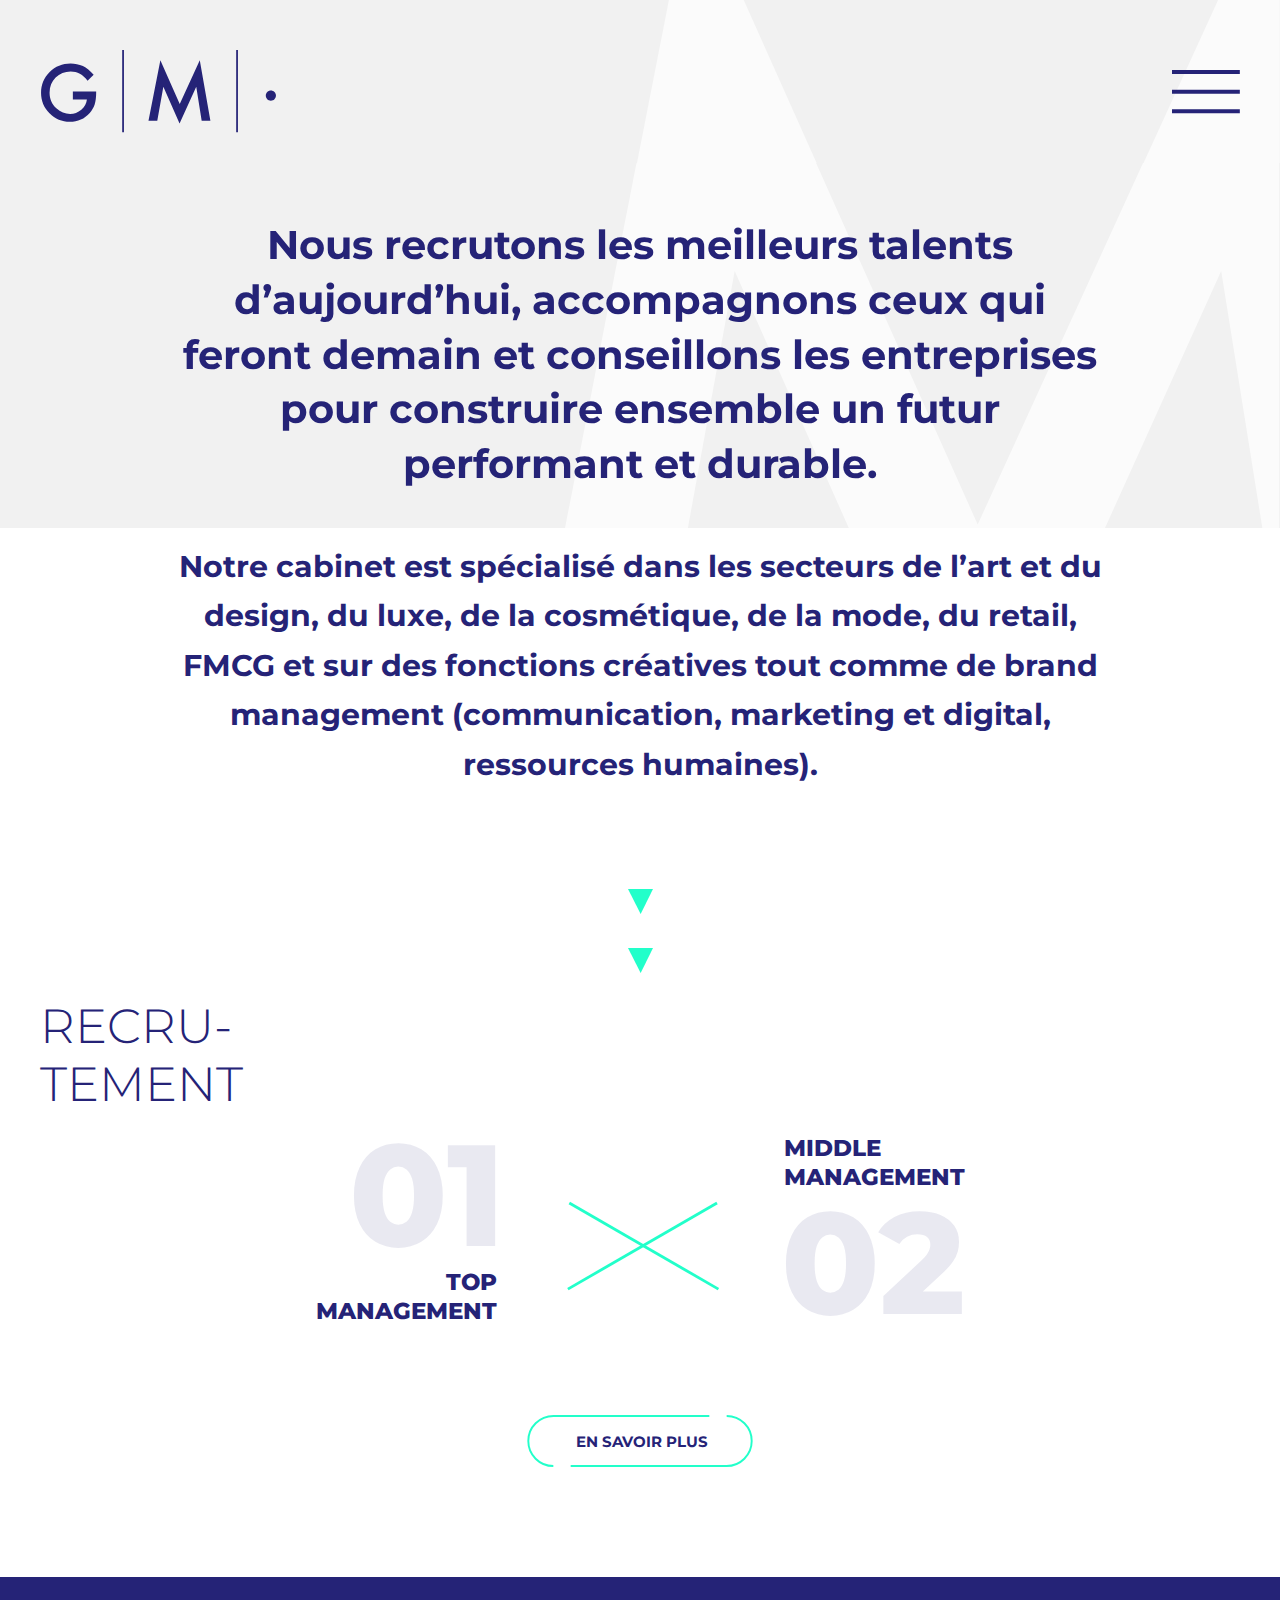
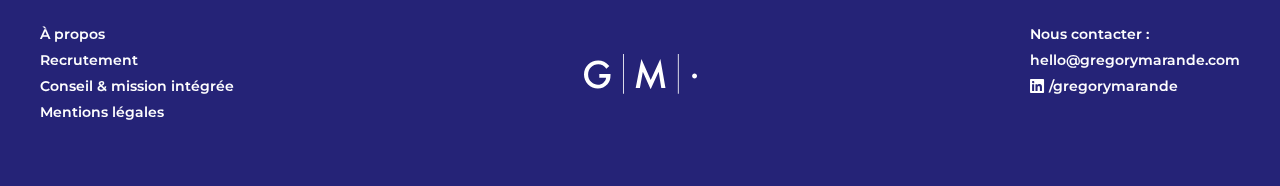
<file: index.html>
<!doctype html>
<html lang="fr">
  <head>
    <title>GM Executive search</title>    

    <meta http-equiv="content-type" content="text/html; charset=utf-8">
    <meta name="viewport" content="width=device-width, initial-scale=1">
    <meta http-equiv="X-UA-Compatible" content="IE=edge,chrome=1">

    <link rel="icon" href="./img/favicon.png" type="image/png"/>
    <link rel="apple-touch-icon" href="./img/apple-touch-icon.png"/>

    <link rel="preconnect" href="https://fonts.googleapis.com">
    <link rel="preconnect" href="https://fonts.gstatic.com" crossorigin>
    <link href="https://fonts.googleapis.com/css2?family=Montserrat:wght@300;500;600;700;800&display=swap" rel="stylesheet"> 

    <link href="./style/shared.css" rel="stylesheet" media="screen">
    <link href="./style/home.css" rel="stylesheet" media="screen">
  </head>
  <body>

    <header-bar lg="fr" page="home"></header-bar>
    
    <main>
      <div id="m-bg">
        <svg width="357" height="264" viewBox="0 0 715 528" fill="none" xmlns="http://www.w3.org/2000/svg">
          <path d="M697.337 528L656.184 271L539.99 528H283.785L169.684 271L122.884 528H0L103.436 0H178.224L412.685 524.5L652.608 0H714.184V528H697.337Z" fill="#FBFBFB"/>
        </svg>    
      </div>

      <div id="claim" class="white-bg-start">
        <h1>
          Nous recrutons les meilleurs talents d’aujourd’hui, accompagnons ceux qui feront demain et conseillons les entreprises pour construire ensemble un futur performant et durable.
        </h1>
        <p>Notre cabinet est spécialisé dans les secteurs de l’art et du design, du luxe, de la cosmétique, de la mode, du retail, FMCG et sur des fonctions créatives tout comme de brand management (communication, marketing et digital, ressources humaines).</p>
      </div>

      <div class="separator home-separator">
        <svg width="20" height="68" viewBox="0 0 25 84" fill="none" xmlns="http://www.w3.org/2000/svg">
          <path d="M25 0L12.6565 25L0 0H25Z" fill="#22FFCA"/>
          <path d="M25 59L12.6565 84L0 59H25Z" fill="#22FFCA"/>
          </svg>          
      </div>

      <div id="offer-home" class="offer">
        <!-- <div id="stamp-home" class="stamp">
          <img src="./img/stamp_home_fr.svg"/>
        </div> -->

        <h2>Recru-</br>tement</h2>

        <div class="offer-details">
          <div class="mngt mngt-top">
            <div class="number">01</div>
            <div class="label">Top</br>management</div>
          </div>
          <div class="cross">
            <svg width="156" height="90" viewBox="0 0 161 95" fill="none" xmlns="http://www.w3.org/2000/svg">
              <line x1="2.70312" y1="2.1254" x2="160.121" y2="93.0107" stroke="#22FFCA" stroke-width="3"/>
              <line x1="1.20312" y1="93.0108" x2="158.621" y2="2.12546" stroke="#22FFCA" stroke-width="3"/>
            </svg>
          </div>
          <div class="mngt mngt-middle">
            <div class="label">Middle</br>management</div>
            <div class="number">02</div>
          </div>
        </div>

        <div class="btn">
          <a href="./recrutement.html" aria-label="Plus sur le recrutement">
            <svg width="234" height="54" viewBox="0 0 234 54" fill="none" xmlns="http://www.w3.org/2000/svg">
              <path d="M27 53C12.5698 53 1 41.3593 1 26.9999C1 12.6406 12.698 1 27.1282 1H189M207 1C221.43 1 233 12.6407 233 27.0001C233 41.3594 221.302 53 206.872 53H45" stroke="#22FFCA" stroke-width="2"/>
              <rect class= "btn-bg" x="2" y="2" width="230" height="50" rx="25" fill="none"/>
              <path class= "btn-gap" d="M27 53H45" stroke="none" stroke-width="2"/>
              <path class= "btn-gap" d="M189 1L207 1" stroke="none" stroke-width="2"/>
              <text x="119" y="33" font-size="1em" fill="#252377">En savoir plus</text>
            </svg>
                
            <!-- <svg width="235" height="55" viewBox="0 0 235 55" fill="none" xmlns="http://www.w3.org/2000/svg">
              <path d="M27.1308 53.2616C12.6992 53.2616 1 41.5624 1 27.1308C1 12.6992 12.6992 1 27.1308 1" stroke="#22FFCA" stroke-width="2"/>
              <path d="M45 53H189" stroke="#22FFCA" stroke-width="2"/>
              <path d="M45 1H189" stroke="#22FFCA" stroke-width="2"/>
              <path d="M207 1.00013C221.432 1.00013 233.131 12.6993 233.131 27.1309C233.131 41.5626 221.432 53.2617 207 53.2617" stroke="#22FFCA" stroke-width="2"/>
              <path class="on" d="M27 53L45 53" stroke="transparent" stroke-width="2"/>
              <path class="off" d="M27 1L45 1" stroke="#22FFCA" stroke-width="2"/>
              <path class="on" d="M189 1L207 1" stroke="transparent" stroke-width="2"/>
              <path class="off" d="M189 53L207 53" stroke="#22FFCA" stroke-width="2"/>
              <text x="119" y="33" font-size="1em" fill="#252377">En savoir plus</text>
            </svg> -->
          </a>  
        </div>
      </div>
      
      <div class="g-container white-bg-end">
       
      </div>
    </main>

    <footer>
      <div class="footer-content">
        <div class="footer-left">
          <ul>
            <li><a href="./a-propos.html">&Agrave; propos</a></li>
            <li><a href="./recrutement.html">Recrutement</a></li>
            <li><a href="./conseil-et-mission-integree.html">Conseil & mission intégrée</a></li>
            <!-- <li><a href="./nos-clients.html">Nos clients</a></li> -->
            <li><a href="./mentions-legales.html">Mentions légales</a></li>
          </ul>
        </div>
        <div class="footer-middle">
          <svg width="113" height="40" viewBox="0 0 300 106" fill="none" xmlns="http://www.w3.org/2000/svg">
            <path d="M40.6156 63.183H58.5665C58.0822 68.2441 55.6931 72.596 51.4313 76.2387C47.1696 79.8492 42.359 81.6544 37.0319 81.6544C30.7361 81.6544 24.9247 79.2367 19.5329 74.4335C13.7861 69.2435 10.9126 62.6673 10.9126 54.6404C10.9126 46.8715 13.4955 40.4243 18.6612 35.2665C23.8269 30.0119 30.2195 27.4008 37.839 27.4008C46.3302 27.4008 53.5299 31.3336 59.4382 39.167L67.1868 31.7527C62.6668 26.5949 58.0822 22.8877 53.4331 20.5667C48.5579 18.278 43.2953 17.1174 37.6776 17.1174C27.1847 17.1174 18.3061 20.7601 11.0095 28.0455C3.6483 35.3309 0 44.1959 0 54.6082C0 64.8271 3.58373 73.5631 10.7835 80.8807C17.9509 88.1339 26.6035 91.7766 36.6767 91.7766C47.0082 91.7766 55.4994 88.005 62.1825 80.4939C65.1205 77.1413 67.2191 73.5309 68.4783 69.6948C69.7374 65.5363 70.3831 60.7653 70.3831 55.3496V52.9642H40.6156V63.183ZM177.12 69.0178L152.389 13.1202L137.215 90.4227H148.45L156.199 46.9682L176.894 93.7108L198.203 47.0004L205.144 90.3904H216.283L202.723 13.1202L177.12 69.0178ZM298.095 53.7056C296.836 52.4484 295.286 51.8036 293.511 51.8036C291.735 51.8036 290.217 52.4484 288.926 53.7056C287.667 54.995 287.021 56.4779 287.021 58.2187C287.021 60.0884 287.635 61.6357 288.894 62.8607C290.153 64.1179 291.67 64.7304 293.511 64.7304C295.319 64.7304 296.836 64.1179 298.095 62.8607C299.354 61.6035 300 60.0561 300 58.2509C300 56.5101 299.354 54.9628 298.095 53.7056ZM103.638 105.155H105.865V0H103.638V105.155ZM249.214 105.155H251.442V0H249.214V105.155Z" fill="#fff"/>
          </svg>
        </div>
        <div class="footer-right">
          <div>
            Nous contacter :</br>
            <a href="mailto:hello@gregorymarande.com" aria-label="Nous contacter par e-mail">hello@gregorymarande.com</a>
            <a href="https://fr.linkedin.com/in/gregorymarande" aria-label="Visiter notre page Linkedin" target="_blank">
              <svg width="21" height="20" viewBox="0 0 23 22" fill="none" xmlns="http://www.w3.org/2000/svg">
                <path d="M20.35 0H1.65C0.733333 0 0 0.733333 0 1.58889V20.4111C0 21.2667 0.733333 22 1.65 22H20.4111C21.3278 22 22.0611 21.2667 22.0611 20.4111V1.58889C22 0.733333 21.2667 0 20.35 0ZM6.53889 18.7611H3.23889V8.25H6.47778V18.7611H6.53889ZM4.88889 6.78333C3.85 6.78333 2.99444 5.92778 2.99444 4.88889C2.99444 3.85 3.85 3.05556 4.88889 3.05556C5.92778 3.05556 6.78333 3.91111 6.78333 4.95C6.78333 5.98889 5.92778 6.78333 4.88889 6.78333ZM18.7611 18.7611H15.5222V13.6278C15.5222 12.4056 15.5222 10.8167 13.8111 10.8167C12.1 10.8167 11.8556 12.1611 11.8556 13.5056V18.7H8.55556V8.25H11.6722V9.65556H11.7333C12.1611 8.8 13.2611 7.94444 14.85 7.94444C18.15 7.94444 18.7611 10.1444 18.7611 12.9556V18.7611Z" fill="white"/>
              </svg>
              /gregorymarande
            </a>
          </div>
        </div>
      </div>
    </footer>

    <script src="./script/script.js"></script>

  </body>
</html>
</file>
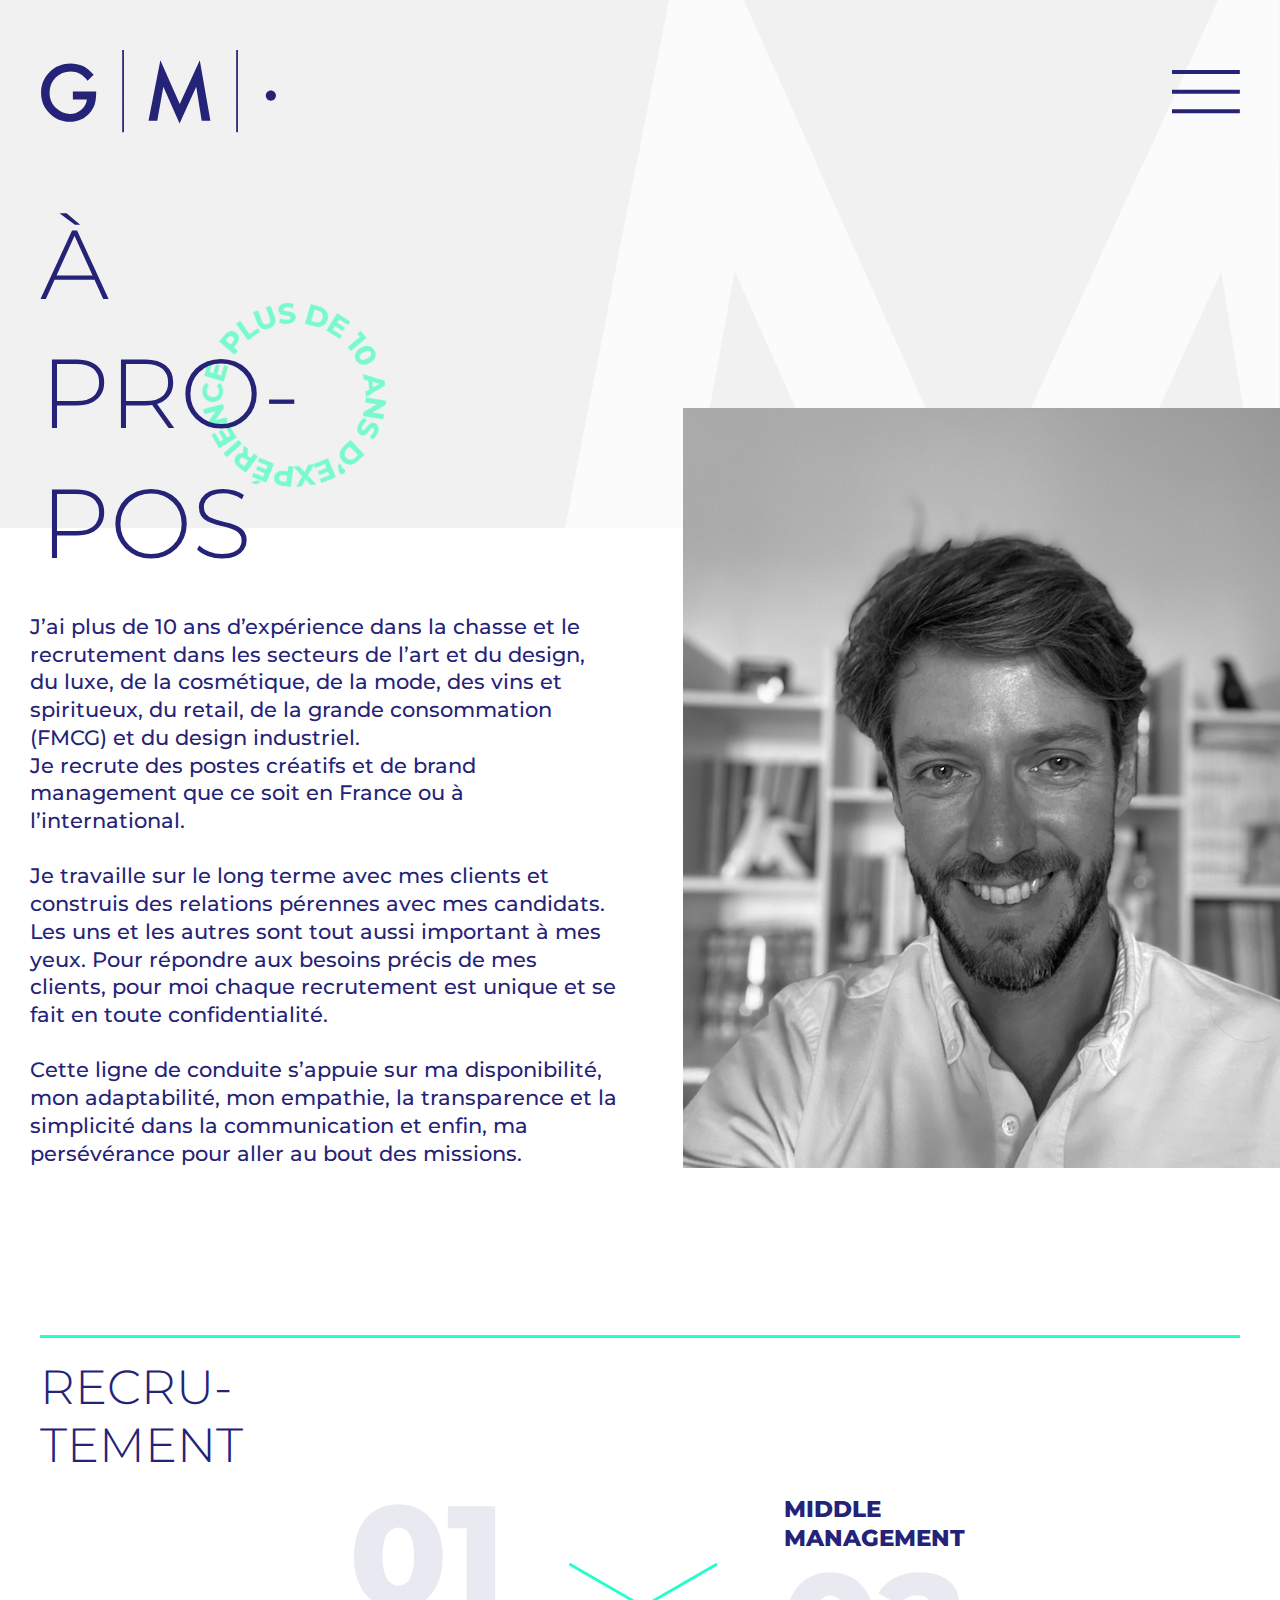
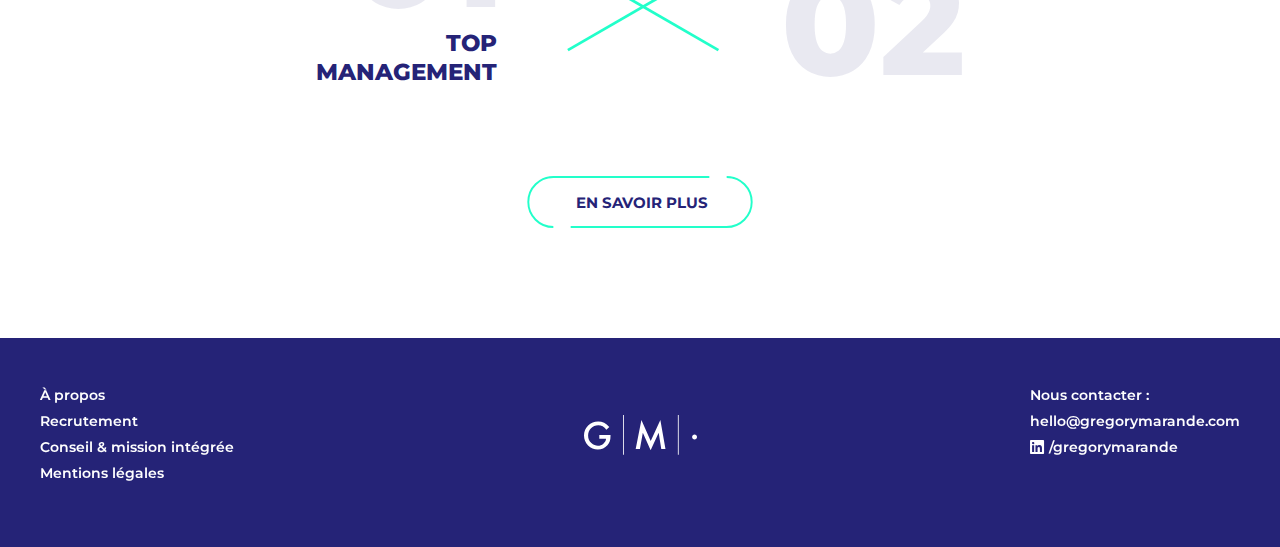
<file: a-propos.html>
<!doctype html>
<html lang="fr">
  <head>
    <title>&Agrave; propos - GM Executive search</title>    

    <meta http-equiv="content-type" content="text/html; charset=utf-8">
    <meta name="viewport" content="width=device-width, initial-scale=1">
    <meta http-equiv="X-UA-Compatible" content="IE=edge,chrome=1">

    <link rel="icon" href="./img/favicon.png" type="image/png"/>
    <link rel="apple-touch-icon" href="./img/apple-touch-icon.png"/>

    <link rel="preconnect" href="https://fonts.googleapis.com">
    <link rel="preconnect" href="https://fonts.gstatic.com" crossorigin>
    <link href="https://fonts.googleapis.com/css2?family=Montserrat:wght@300;500;600;700;800&display=swap" rel="stylesheet"> 

    <link href="./style/shared.css" rel="stylesheet" media="screen">
    <link href="./style/about.css" rel="stylesheet" media="screen">
  </head>
  <body>

    <header-bar lg="fr" page="about"></header-bar>
    
    <main>
      <div id="m-bg">
        <svg width="357" height="264" viewBox="0 0 715 528" fill="none" xmlns="http://www.w3.org/2000/svg">
          <path d="M697.337 528L656.184 271L539.99 528H283.785L169.684 271L122.884 528H0L103.436 0H178.224L412.685 524.5L652.608 0H714.184V528H697.337Z" fill="#FBFBFB"/>
        </svg>    
      </div>
      
      <h1 class="page-title">
        <p>&Agrave;</br>pro-</br>pos</p>
      </h1>

      <div id="stamp-about" class="stamp">
        <div>
          <img src="./img/stamp_about_fr.png" alt="Plus de 10 ans d'expérience"/>
        </div>
      </div>
      
      <div id="bio" class="white-bg-start">
        <div id="bio-content">
          <img src="./img/gm_pic.png" alt="Portrait de Grégory Marande"/>
          <p>J’ai plus de 10 ans d’expérience dans la chasse et le recrutement dans les secteurs de l’art et du design, du luxe, de la cosmétique, de la mode, des vins et spiritueux, du retail, de la grande consommation (FMCG) et du design industriel.</br>Je recrute des postes créatifs et de brand management que ce soit en France ou à l’international.</p>
          <p>Je travaille sur le long terme avec mes clients et construis des relations pérennes avec mes candidats. Les uns et les autres sont tout aussi important à mes yeux. Pour répondre aux besoins précis de mes clients, pour moi chaque recrutement est unique et se fait en toute confidentialité.</p>
          <p>Cette ligne de conduite s’appuie sur ma disponibilité, mon adaptabilité, mon empathie, la transparence et la simplicité dans la communication et enfin, ma persévérance pour aller au bout des missions.</p>
        </div>
      </div>

      <div class="separator">
        <span></span>
      </div>

      <div id="offer-about" class="offer">
        <h2>Recru-</br>tement</h2>
        
        <div class="offer-details">
          <div class="mngt mngt-top">
            <div class="number">01</div>
            <div class="label">Top</br>management</div>
          </div>
          <div class="cross">
            <svg width="156" height="90" viewBox="0 0 161 95" fill="none" xmlns="http://www.w3.org/2000/svg">
              <line x1="2.70312" y1="2.1254" x2="160.121" y2="93.0107" stroke="#22FFCA" stroke-width="3"/>
              <line x1="1.20312" y1="93.0108" x2="158.621" y2="2.12546" stroke="#22FFCA" stroke-width="3"/>
            </svg>
          </div>
          <div class="mngt mngt-middle">
            <div class="label">Middle</br>management</div>
            <div class="number">02</div>
          </div>
        </div>
        <div class="btn">
          <a href="./recrutement.html" aria-label="Plus sur le recrutement">
            <svg width="234" height="54" viewBox="0 0 234 54" fill="none" xmlns="http://www.w3.org/2000/svg">
              <path d="M27 53C12.5698 53 1 41.3593 1 26.9999C1 12.6406 12.698 1 27.1282 1H189M207 1C221.43 1 233 12.6407 233 27.0001C233 41.3594 221.302 53 206.872 53H45" stroke="#22FFCA" stroke-width="2"/>
              <rect class= "btn-bg" x="2" y="2" width="230" height="50" rx="25" fill="none"/>
              <path class= "btn-gap" d="M27 53H45" stroke="none" stroke-width="2"/>
              <path class= "btn-gap" d="M189 1L207 1" stroke="none" stroke-width="2"/>
              <text x="119" y="33" font-size="1em" fill="#252377">En savoir plus</text>
            </svg>
          </a>  
        </div>
      </div>

      <div class="g-container white-bg-end">
        
      </div>
    </main>

    <footer>
      <div class="footer-content">
        <div class="footer-left">
          <ul>
            <li><a href="./a-propos.html">&Agrave; propos</a></li>
            <li><a href="./recrutement.html">Recrutement</a></li>
            <li><a href="./conseil-et-mission-integree.html">Conseil & mission intégrée</a></li>
            <!-- <li><a href="./nos-clients.html">Nos clients</a></li> -->
            <li><a href="./mentions-legales.html">Mentions légales</a></li>
          </ul>
        </div>
        <div class="footer-middle">
          <svg width="113" height="40" viewBox="0 0 300 106" fill="none" xmlns="http://www.w3.org/2000/svg">
            <path d="M40.6156 63.183H58.5665C58.0822 68.2441 55.6931 72.596 51.4313 76.2387C47.1696 79.8492 42.359 81.6544 37.0319 81.6544C30.7361 81.6544 24.9247 79.2367 19.5329 74.4335C13.7861 69.2435 10.9126 62.6673 10.9126 54.6404C10.9126 46.8715 13.4955 40.4243 18.6612 35.2665C23.8269 30.0119 30.2195 27.4008 37.839 27.4008C46.3302 27.4008 53.5299 31.3336 59.4382 39.167L67.1868 31.7527C62.6668 26.5949 58.0822 22.8877 53.4331 20.5667C48.5579 18.278 43.2953 17.1174 37.6776 17.1174C27.1847 17.1174 18.3061 20.7601 11.0095 28.0455C3.6483 35.3309 0 44.1959 0 54.6082C0 64.8271 3.58373 73.5631 10.7835 80.8807C17.9509 88.1339 26.6035 91.7766 36.6767 91.7766C47.0082 91.7766 55.4994 88.005 62.1825 80.4939C65.1205 77.1413 67.2191 73.5309 68.4783 69.6948C69.7374 65.5363 70.3831 60.7653 70.3831 55.3496V52.9642H40.6156V63.183ZM177.12 69.0178L152.389 13.1202L137.215 90.4227H148.45L156.199 46.9682L176.894 93.7108L198.203 47.0004L205.144 90.3904H216.283L202.723 13.1202L177.12 69.0178ZM298.095 53.7056C296.836 52.4484 295.286 51.8036 293.511 51.8036C291.735 51.8036 290.217 52.4484 288.926 53.7056C287.667 54.995 287.021 56.4779 287.021 58.2187C287.021 60.0884 287.635 61.6357 288.894 62.8607C290.153 64.1179 291.67 64.7304 293.511 64.7304C295.319 64.7304 296.836 64.1179 298.095 62.8607C299.354 61.6035 300 60.0561 300 58.2509C300 56.5101 299.354 54.9628 298.095 53.7056ZM103.638 105.155H105.865V0H103.638V105.155ZM249.214 105.155H251.442V0H249.214V105.155Z" fill="#fff"/>
          </svg>
        </div>
        <div class="footer-right">
          <div>
            Nous contacter :</br>
            <a href="mailto:hello@gregorymarande.com" aria-label="Nous contacter par e-mail">hello@gregorymarande.com</a>
            <a href="https://fr.linkedin.com/in/gregorymarande" aria-label="Visiter notre page Linkedin" target="_blank">
              <svg width="21" height="20" viewBox="0 0 23 22" fill="none" xmlns="http://www.w3.org/2000/svg">
                <path d="M20.35 0H1.65C0.733333 0 0 0.733333 0 1.58889V20.4111C0 21.2667 0.733333 22 1.65 22H20.4111C21.3278 22 22.0611 21.2667 22.0611 20.4111V1.58889C22 0.733333 21.2667 0 20.35 0ZM6.53889 18.7611H3.23889V8.25H6.47778V18.7611H6.53889ZM4.88889 6.78333C3.85 6.78333 2.99444 5.92778 2.99444 4.88889C2.99444 3.85 3.85 3.05556 4.88889 3.05556C5.92778 3.05556 6.78333 3.91111 6.78333 4.95C6.78333 5.98889 5.92778 6.78333 4.88889 6.78333ZM18.7611 18.7611H15.5222V13.6278C15.5222 12.4056 15.5222 10.8167 13.8111 10.8167C12.1 10.8167 11.8556 12.1611 11.8556 13.5056V18.7H8.55556V8.25H11.6722V9.65556H11.7333C12.1611 8.8 13.2611 7.94444 14.85 7.94444C18.15 7.94444 18.7611 10.1444 18.7611 12.9556V18.7611Z" fill="white"/>
              </svg>
              /gregorymarande
            </a>
          </div>
        </div>
      </div>
    </footer>

    <script src="./script/script.js"></script>

  </body>
</html>
</file>
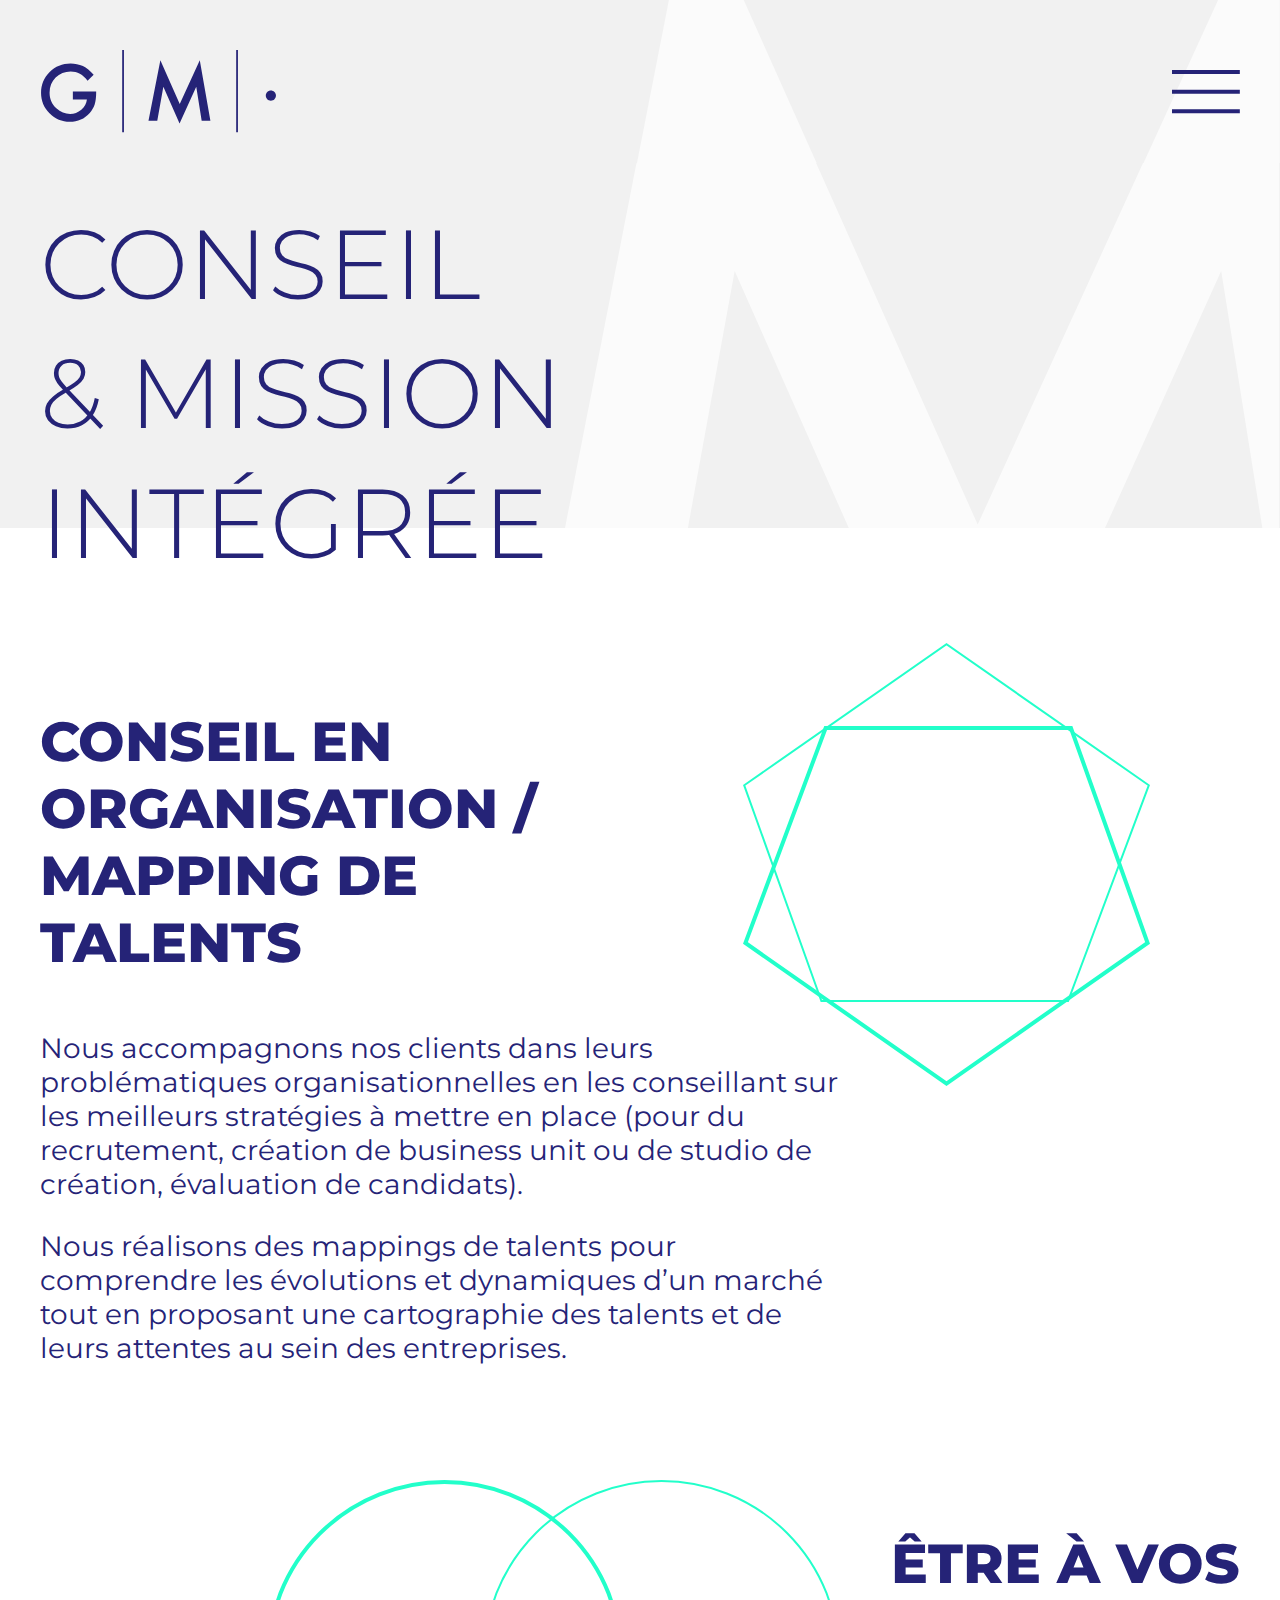
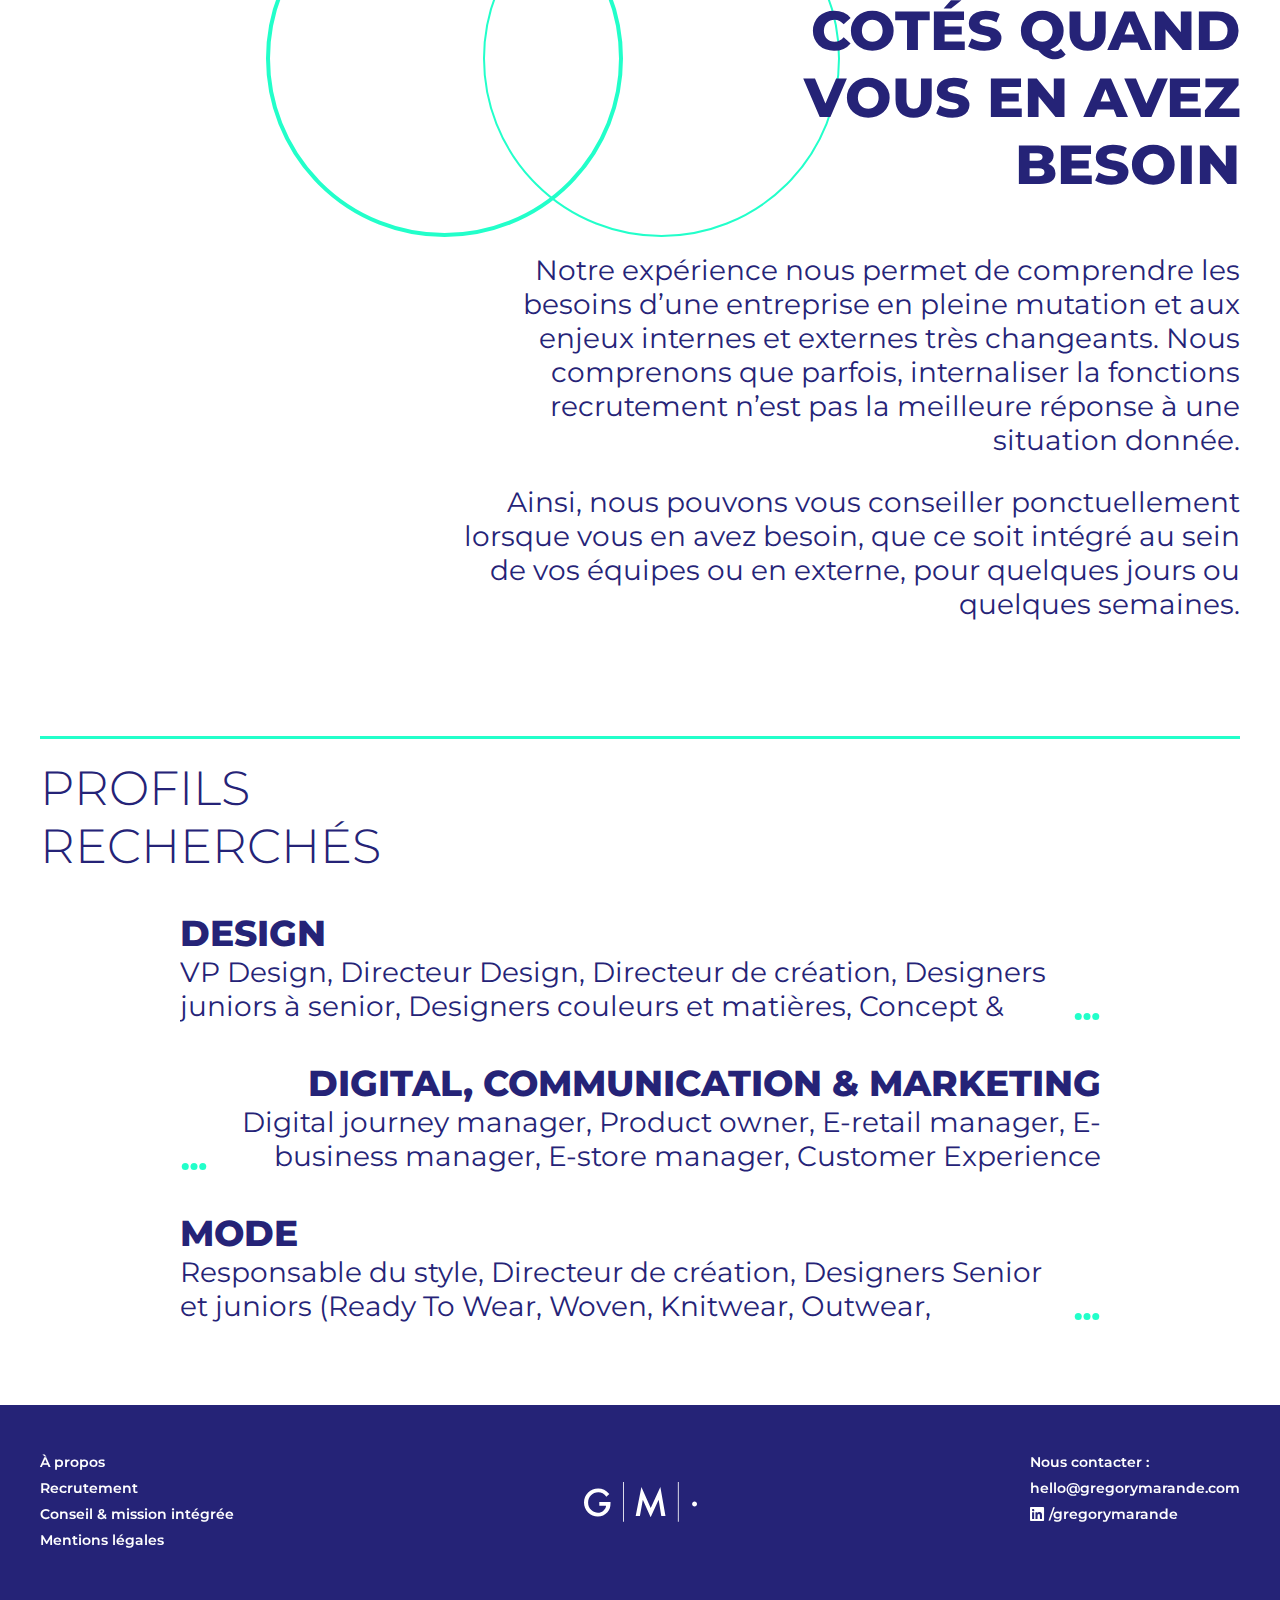
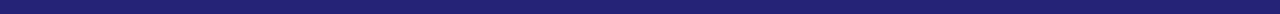
<file: conseil-et-mission-integree.html>
<!doctype html>
<html lang="fr">
  <head>
    <title>Conseil & Mission intégrée - GM Executive search</title>    

    <meta http-equiv="content-type" content="text/html; charset=utf-8">
    <meta name="viewport" content="width=device-width, initial-scale=1">
    <meta http-equiv="X-UA-Compatible" content="IE=edge,chrome=1">

    <link rel="icon" href="./img/favicon.png" type="image/png"/>
    <link rel="apple-touch-icon" href="./img/apple-touch-icon.png"/>

    <link rel="preconnect" href="https://fonts.googleapis.com">
    <link rel="preconnect" href="https://fonts.gstatic.com" crossorigin>
    <link href="https://fonts.googleapis.com/css2?family=Montserrat:wght@300;500;600;700;800&display=swap" rel="stylesheet"> 

    <link href="./style/shared.css" rel="stylesheet" media="screen">
    <link href="./style/consulting.css" rel="stylesheet" media="screen">
  </head>
  <body>

    <header-bar lg="fr" page="consulting"></header-bar>
    
    <main>
      <div id="m-bg">
        <svg width="357" height="264" viewBox="0 0 715 528" fill="none" xmlns="http://www.w3.org/2000/svg">
          <path d="M697.337 528L656.184 271L539.99 528H283.785L169.684 271L122.884 528H0L103.436 0H178.224L412.685 524.5L652.608 0H714.184V528H697.337Z" fill="#FBFBFB"/>
        </svg>    
      </div>
      
      <h1 class="page-title">
        <p>Conseil</br>& mission</br>intégrée</p>
      </h1>

      <div id="consulting-care" class="w-container white-bg-start">

        <div id="consulting">
          <div class="mapping">
            <svg width="203" height="221" viewBox="0 0 407 443" fill="none" xmlns="http://www.w3.org/2000/svg">
              <path d="M78.3651 358L1.19906 142.263L203.5 1.21905L405.791 142.257L325.05 358H78.3651Z" stroke="#22FFCA" stroke-width="2"/>
              <path d="M327.929 85L404.604 299.96L203.5 440.56L2.41527 299.973L82.6445 85L327.929 85Z" stroke="#22FFCA" stroke-width="4"/>
            </svg>         
            <p class="label">Conseil en</br>organisation /</br>Mapping de</br>talents</p>
            <div>
              <p>Nous accompagnons nos clients dans leurs problématiques organisationnelles en les conseillant sur les meilleurs stratégies à mettre en place (pour du recrutement, création de business unit ou de studio de création, évaluation de candidats).</p>
              <p>Nous réalisons des mappings de talents pour comprendre les évolutions et dynamiques d’un marché tout en proposant une cartographie des talents et de leurs attentes au sein des entreprises.</p>
            </div>
          </div>
          
          <div class="care">
            <svg width="287" height="178" viewBox="0 0 574 357" fill="none" xmlns="http://www.w3.org/2000/svg">
              <circle cx="178.5" cy="178.5" r="176.5" stroke="#22FFCA" stroke-width="4"/>
              <circle cx="395.5" cy="178.5" r="177.5" stroke="#22FFCA" stroke-width="2"/>
            </svg>                
            <p class="label">être à vos</br>cotés quand</br>vous en avez</br>besoin</p>
            <div>
              <p>Notre expérience nous permet de comprendre les besoins d’une entreprise en pleine mutation et aux enjeux internes et externes très changeants. Nous comprenons que parfois, internaliser la fonctions recrutement n’est pas la meilleure réponse à une situation donnée.</p>
              <p>Ainsi, nous pouvons vous conseiller ponctuellement lorsque vous en avez besoin, que ce soit intégré au sein de vos équipes ou en externe, pour quelques jours ou quelques semaines.</p>
            </div>
          </div>
        </div>

      </div>

      <div class="separator">
        <span></span>
      </div>
      
      <div id="jobs" class="w-container">

        <h2>Profils</br>recherchés</h2>
        
        <div class="jobs-wrapper">
          <p class="job-cat">Design</p>
          <div class="jobs-list">
            <p id="design-list" class="short-list">
            VP Design, Directeur Design, Directeur de création, Designers juniors à senior, Designers couleurs et matières, Concept & Tendances Designers, Pattern Makers, Directeur de l’identité de marque, Designers graphiques juniors à seniors, Interior & Exterior cars Designers, Designers lumières, UX Designers, Interface Designers, 3D Designers
            </p>
            <span class="more-jobs more-default" onclick="displayJobs(this, 'design-list')">
              <svg width="16" height="16" viewBox="0 0 16 16" fill="#22FFCA" xmlns="http://www.w3.org/2000/svg">
                <g id="arrow" class="hidden">
                  <path d="M8.35355 4.64645C8.15829 4.45118 7.84171 4.45118 7.64645 4.64645L4.46447 7.82843C4.2692 8.02369 4.2692 8.34027 4.46447 8.53553C4.65973 8.7308 4.97631 8.7308 5.17157 8.53553L8 5.70711L10.8284 8.53553C11.0237 8.7308 11.3403 8.7308 11.5355 8.53553C11.7308 8.34027 11.7308 8.02369 11.5355 7.82843L8.35355 4.64645ZM8.5 13L8.5 5H7.5L7.5 13H8.5Z"/>
                  <line x1="1.5" y1="15.5" x2="14.5" y2="15.5" stroke="#22FFCA" stroke-linecap="round"/>
                </g>
                <g id="dots">
                  <circle cx="3" cy="14" r="2"/>
                  <circle cx="13" cy="14" r="2"/>
                  <circle cx="8" cy="14" r="2"/>
                </g>
              </svg>
            </span>
          </div>
        </div>
        
        <div class="jobs-wrapper">
          <p class="job-cat text-right">Digital, Communication & Marketing</p>
          <div class="jobs-list">
            <span class="more-jobs more-default" onclick="displayJobs(this, 'digital-list')">
              <svg width="16" height="16" viewBox="0 0 16 16" fill="#22FFCA" xmlns="http://www.w3.org/2000/svg">
                <g id="arrow" class="hidden">
                  <path d="M8.35355 4.64645C8.15829 4.45118 7.84171 4.45118 7.64645 4.64645L4.46447 7.82843C4.2692 8.02369 4.2692 8.34027 4.46447 8.53553C4.65973 8.7308 4.97631 8.7308 5.17157 8.53553L8 5.70711L10.8284 8.53553C11.0237 8.7308 11.3403 8.7308 11.5355 8.53553C11.7308 8.34027 11.7308 8.02369 11.5355 7.82843L8.35355 4.64645ZM8.5 13L8.5 5H7.5L7.5 13H8.5Z"/>
                  <line x1="1.5" y1="15.5" x2="14.5" y2="15.5" stroke="#22FFCA" stroke-linecap="round"/>
                </g>
                <g id="dots">
                  <circle cx="3" cy="14" r="2"/>
                  <circle cx="13" cy="14" r="2"/>
                  <circle cx="8" cy="14" r="2"/>
                </g>
              </svg>
            </span>
            <p id="digital-list" class="short-list text-right">
            Digital journey manager, Product owner, E-retail manager, E-business manager, E-store manager, Customer Experience Manager, Chief digital officer, Chief data officer, Planneurs stratégiques, Community Managers, Copywriters, UI/UX, Innovation et Design Thinking, Directeur Communication, Directeur des Relations Presse, Business Analysts, Chef de secteur, Directeur régionaux, Directeur commerciaux, responsable export, Ressources humaines, RAF / DAF
            </p>
          </div>
        </div>

        <div class="jobs-wrapper">
          <p class="job-cat">Mode</p>
          <div class="jobs-list">
            <p id="fashion-list" class="short-list">
            Responsable du style, Directeur de création, Designers Senior et juniors (Ready To Wear, Woven, Knitwear, Outwear, Accessories, Chaussures, Lingerie), Materiaux & Textile Designers, Designers couleurs, Concepts & Tendance Designers, Pattern Makers, Interior Designers, Directeurs de l’identité visuelle, Visual Merchandisers, Designer graphiques, Architectes
            </p>
            <span class="more-jobs more-default" onclick="displayJobs(this, 'fashion-list')">
              <svg width="16" height="16" viewBox="0 0 16 16" fill="#22FFCA" xmlns="http://www.w3.org/2000/svg">
                <g id="arrow" class="hidden">
                  <path d="M8.35355 4.64645C8.15829 4.45118 7.84171 4.45118 7.64645 4.64645L4.46447 7.82843C4.2692 8.02369 4.2692 8.34027 4.46447 8.53553C4.65973 8.7308 4.97631 8.7308 5.17157 8.53553L8 5.70711L10.8284 8.53553C11.0237 8.7308 11.3403 8.7308 11.5355 8.53553C11.7308 8.34027 11.7308 8.02369 11.5355 7.82843L8.35355 4.64645ZM8.5 13L8.5 5H7.5L7.5 13H8.5Z"/>
                  <line x1="1.5" y1="15.5" x2="14.5" y2="15.5" stroke="#22FFCA" stroke-linecap="round"/>
                </g>
                <g id="dots">
                  <circle cx="3" cy="14" r="2"/>
                  <circle cx="13" cy="14" r="2"/>
                  <circle cx="8" cy="14" r="2"/>
                </g>
              </svg>
            </span>
          </div>
        </div>  
        
      </div>

      <div class="g-container white-bg-end">
        
      </div>

    </main>

    <footer>
      <div class="footer-content">
        <div class="footer-left">
          <ul>
            <li><a href="./a-propos.html">&Agrave; propos</a></li>
            <li><a href="./recrutement.html">Recrutement</a></li>
            <li><a href="./conseil-et-mission-integree.html">Conseil & mission intégrée</a></li>
            <!-- <li><a href="./nos-clients.html">Nos clients</a></li> -->
            <li><a href="./mentions-legales.html">Mentions légales</a></li>
          </ul>
        </div>
        <div class="footer-middle">
          <svg width="113" height="40" viewBox="0 0 300 106" fill="none" xmlns="http://www.w3.org/2000/svg">
            <path d="M40.6156 63.183H58.5665C58.0822 68.2441 55.6931 72.596 51.4313 76.2387C47.1696 79.8492 42.359 81.6544 37.0319 81.6544C30.7361 81.6544 24.9247 79.2367 19.5329 74.4335C13.7861 69.2435 10.9126 62.6673 10.9126 54.6404C10.9126 46.8715 13.4955 40.4243 18.6612 35.2665C23.8269 30.0119 30.2195 27.4008 37.839 27.4008C46.3302 27.4008 53.5299 31.3336 59.4382 39.167L67.1868 31.7527C62.6668 26.5949 58.0822 22.8877 53.4331 20.5667C48.5579 18.278 43.2953 17.1174 37.6776 17.1174C27.1847 17.1174 18.3061 20.7601 11.0095 28.0455C3.6483 35.3309 0 44.1959 0 54.6082C0 64.8271 3.58373 73.5631 10.7835 80.8807C17.9509 88.1339 26.6035 91.7766 36.6767 91.7766C47.0082 91.7766 55.4994 88.005 62.1825 80.4939C65.1205 77.1413 67.2191 73.5309 68.4783 69.6948C69.7374 65.5363 70.3831 60.7653 70.3831 55.3496V52.9642H40.6156V63.183ZM177.12 69.0178L152.389 13.1202L137.215 90.4227H148.45L156.199 46.9682L176.894 93.7108L198.203 47.0004L205.144 90.3904H216.283L202.723 13.1202L177.12 69.0178ZM298.095 53.7056C296.836 52.4484 295.286 51.8036 293.511 51.8036C291.735 51.8036 290.217 52.4484 288.926 53.7056C287.667 54.995 287.021 56.4779 287.021 58.2187C287.021 60.0884 287.635 61.6357 288.894 62.8607C290.153 64.1179 291.67 64.7304 293.511 64.7304C295.319 64.7304 296.836 64.1179 298.095 62.8607C299.354 61.6035 300 60.0561 300 58.2509C300 56.5101 299.354 54.9628 298.095 53.7056ZM103.638 105.155H105.865V0H103.638V105.155ZM249.214 105.155H251.442V0H249.214V105.155Z" fill="#fff"/>
          </svg>
        </div>
        <div class="footer-right">
          <div>
            Nous contacter :</br>
            <a href="mailto:hello@gregorymarande.com" aria-label="Nous contacter par e-mail">hello@gregorymarande.com</a>
            <a href="https://fr.linkedin.com/in/gregorymarande" aria-label="Visiter notre page Linkedin" target="_blank">
              <svg width="21" height="20" viewBox="0 0 23 22" fill="none" xmlns="http://www.w3.org/2000/svg">
                <path d="M20.35 0H1.65C0.733333 0 0 0.733333 0 1.58889V20.4111C0 21.2667 0.733333 22 1.65 22H20.4111C21.3278 22 22.0611 21.2667 22.0611 20.4111V1.58889C22 0.733333 21.2667 0 20.35 0ZM6.53889 18.7611H3.23889V8.25H6.47778V18.7611H6.53889ZM4.88889 6.78333C3.85 6.78333 2.99444 5.92778 2.99444 4.88889C2.99444 3.85 3.85 3.05556 4.88889 3.05556C5.92778 3.05556 6.78333 3.91111 6.78333 4.95C6.78333 5.98889 5.92778 6.78333 4.88889 6.78333ZM18.7611 18.7611H15.5222V13.6278C15.5222 12.4056 15.5222 10.8167 13.8111 10.8167C12.1 10.8167 11.8556 12.1611 11.8556 13.5056V18.7H8.55556V8.25H11.6722V9.65556H11.7333C12.1611 8.8 13.2611 7.94444 14.85 7.94444C18.15 7.94444 18.7611 10.1444 18.7611 12.9556V18.7611Z" fill="white"/>
              </svg>
              /gregorymarande
            </a>
          </div>
        </div>
      </div>
    </footer>

    <script src="./script/script.js"></script>

  </body>
</html>
</file>
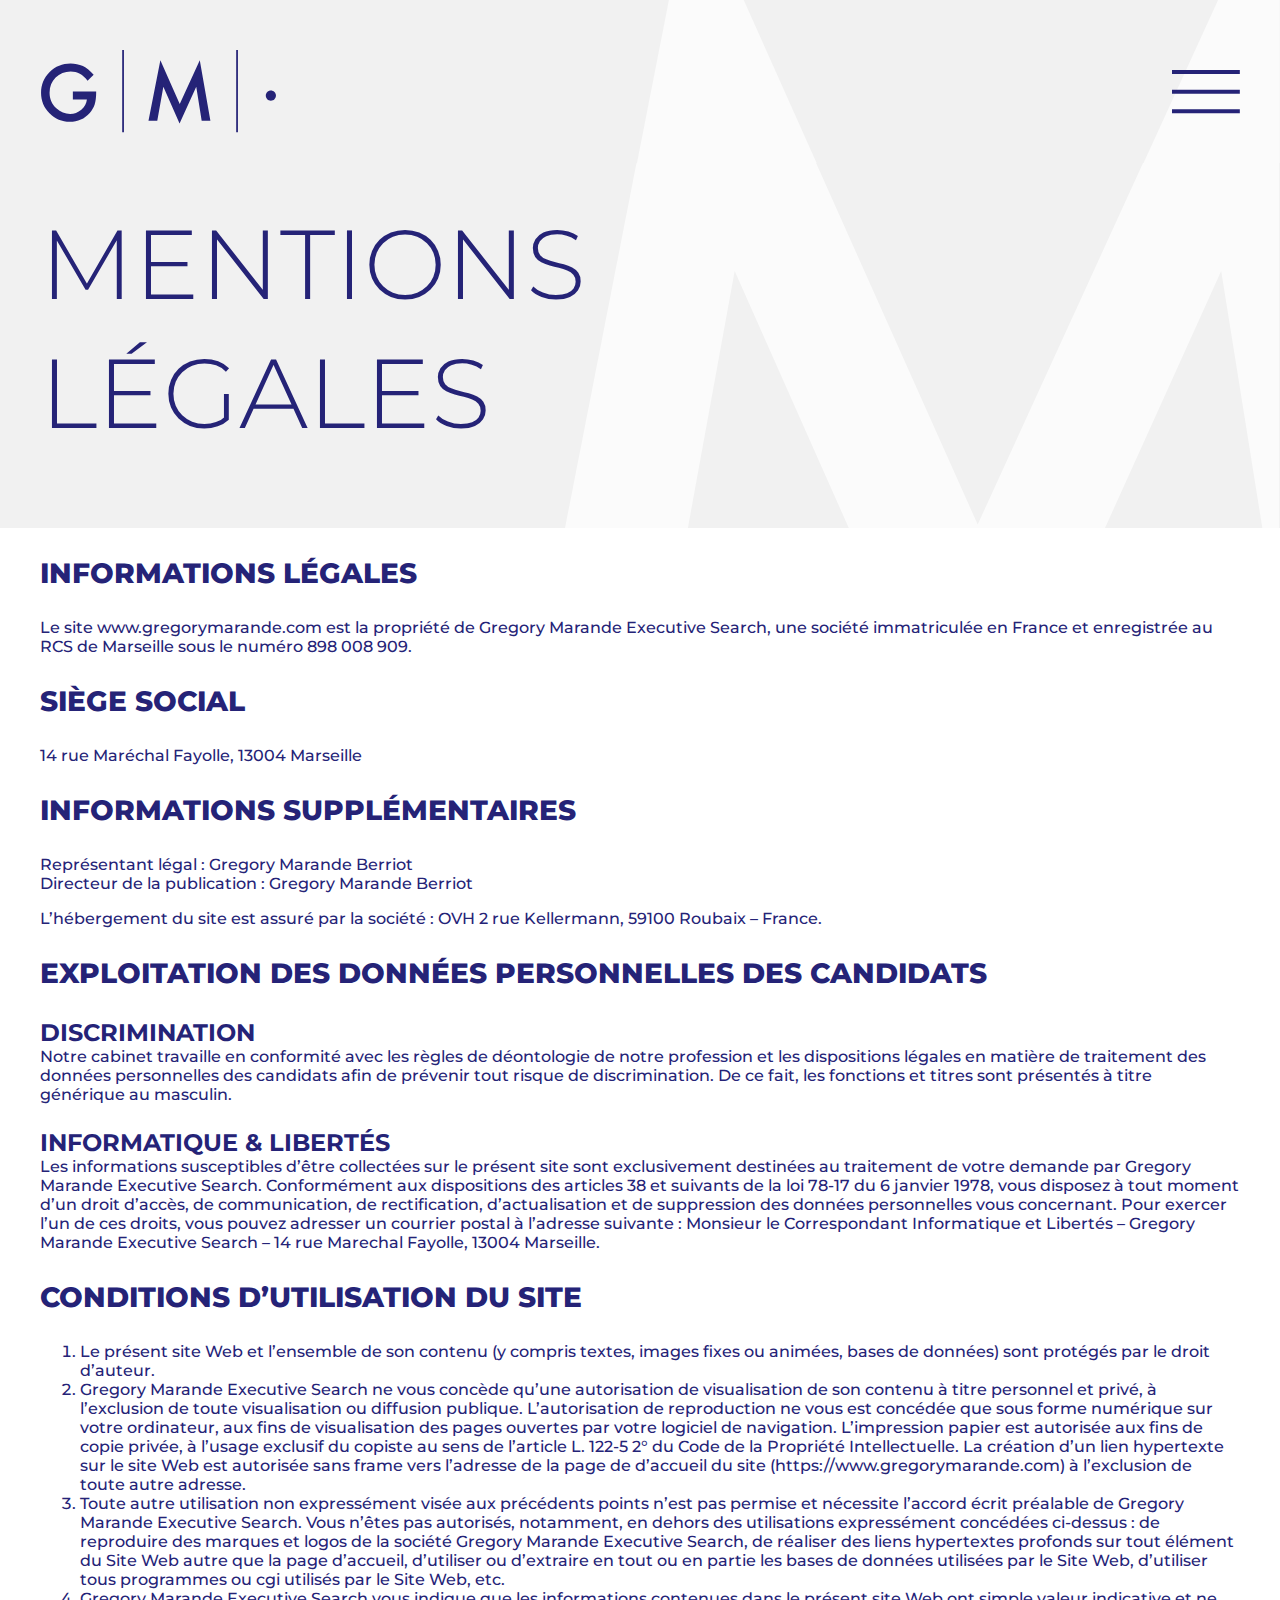
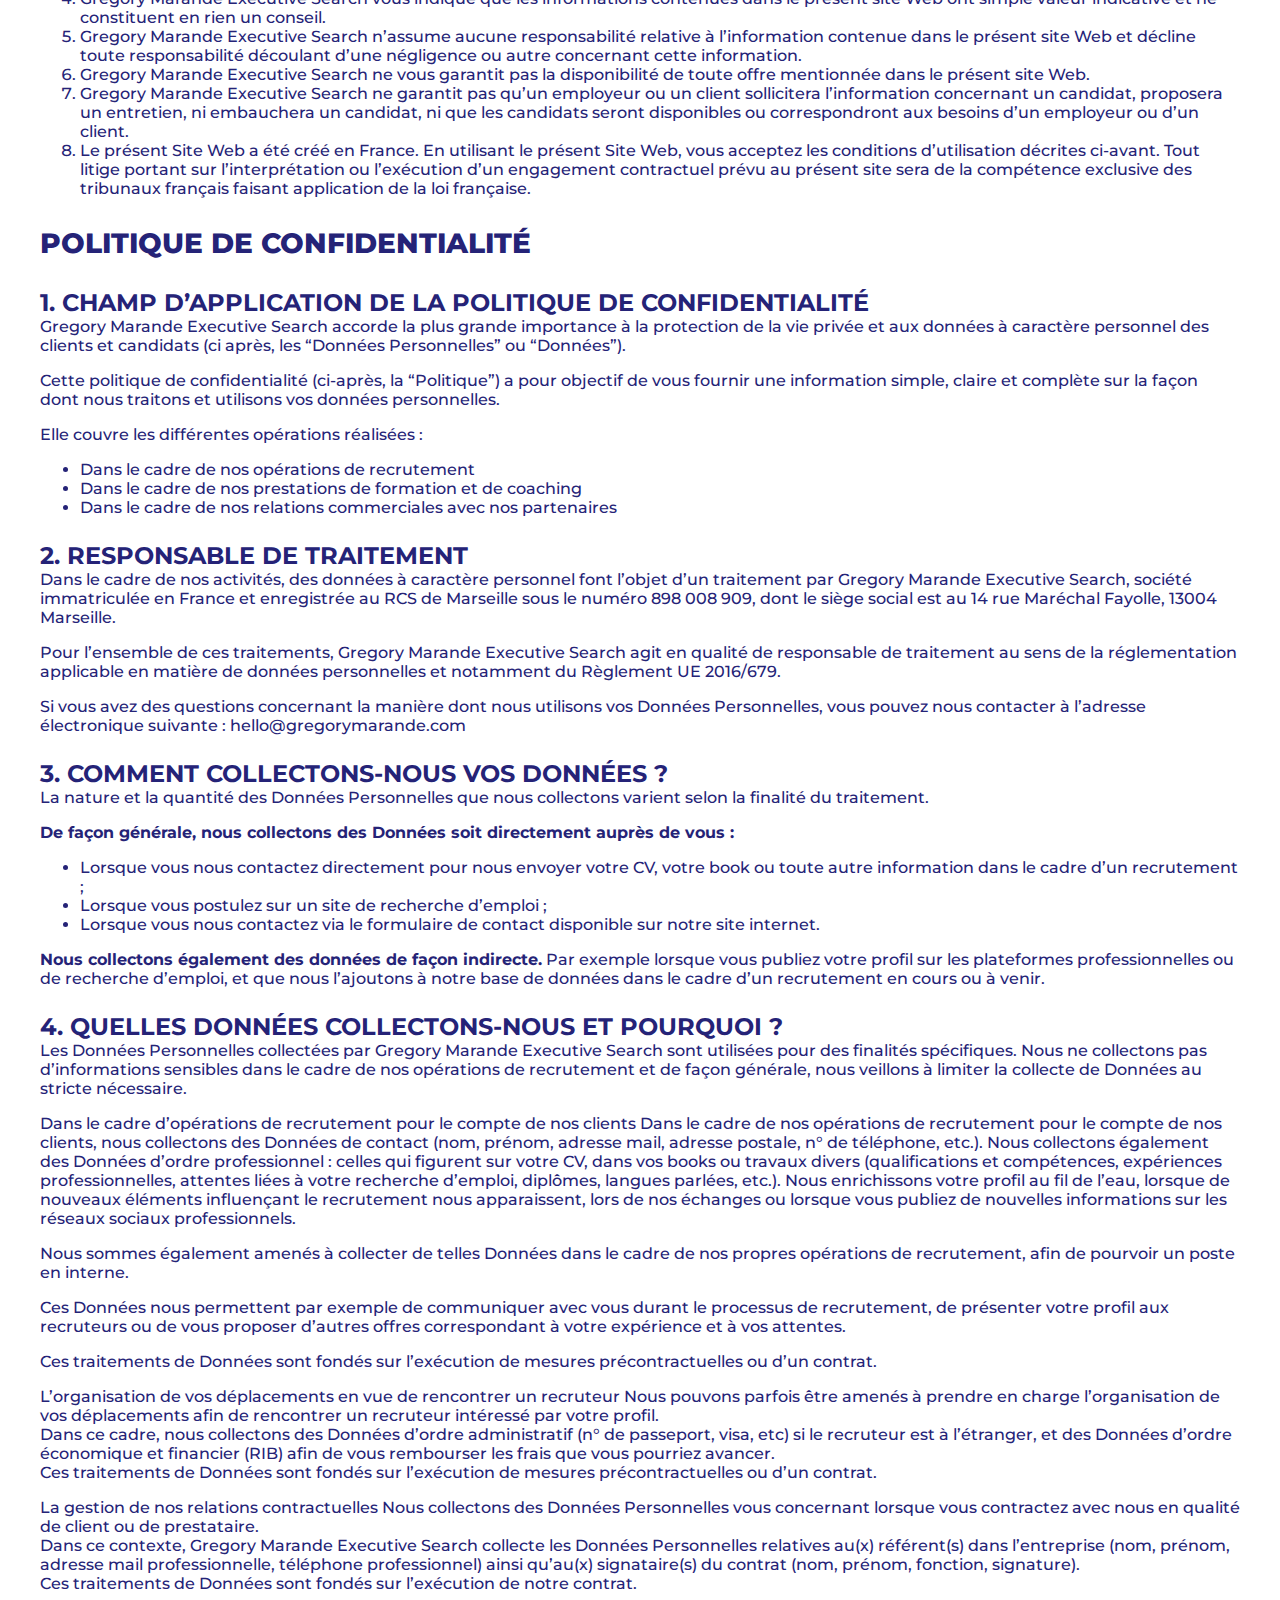
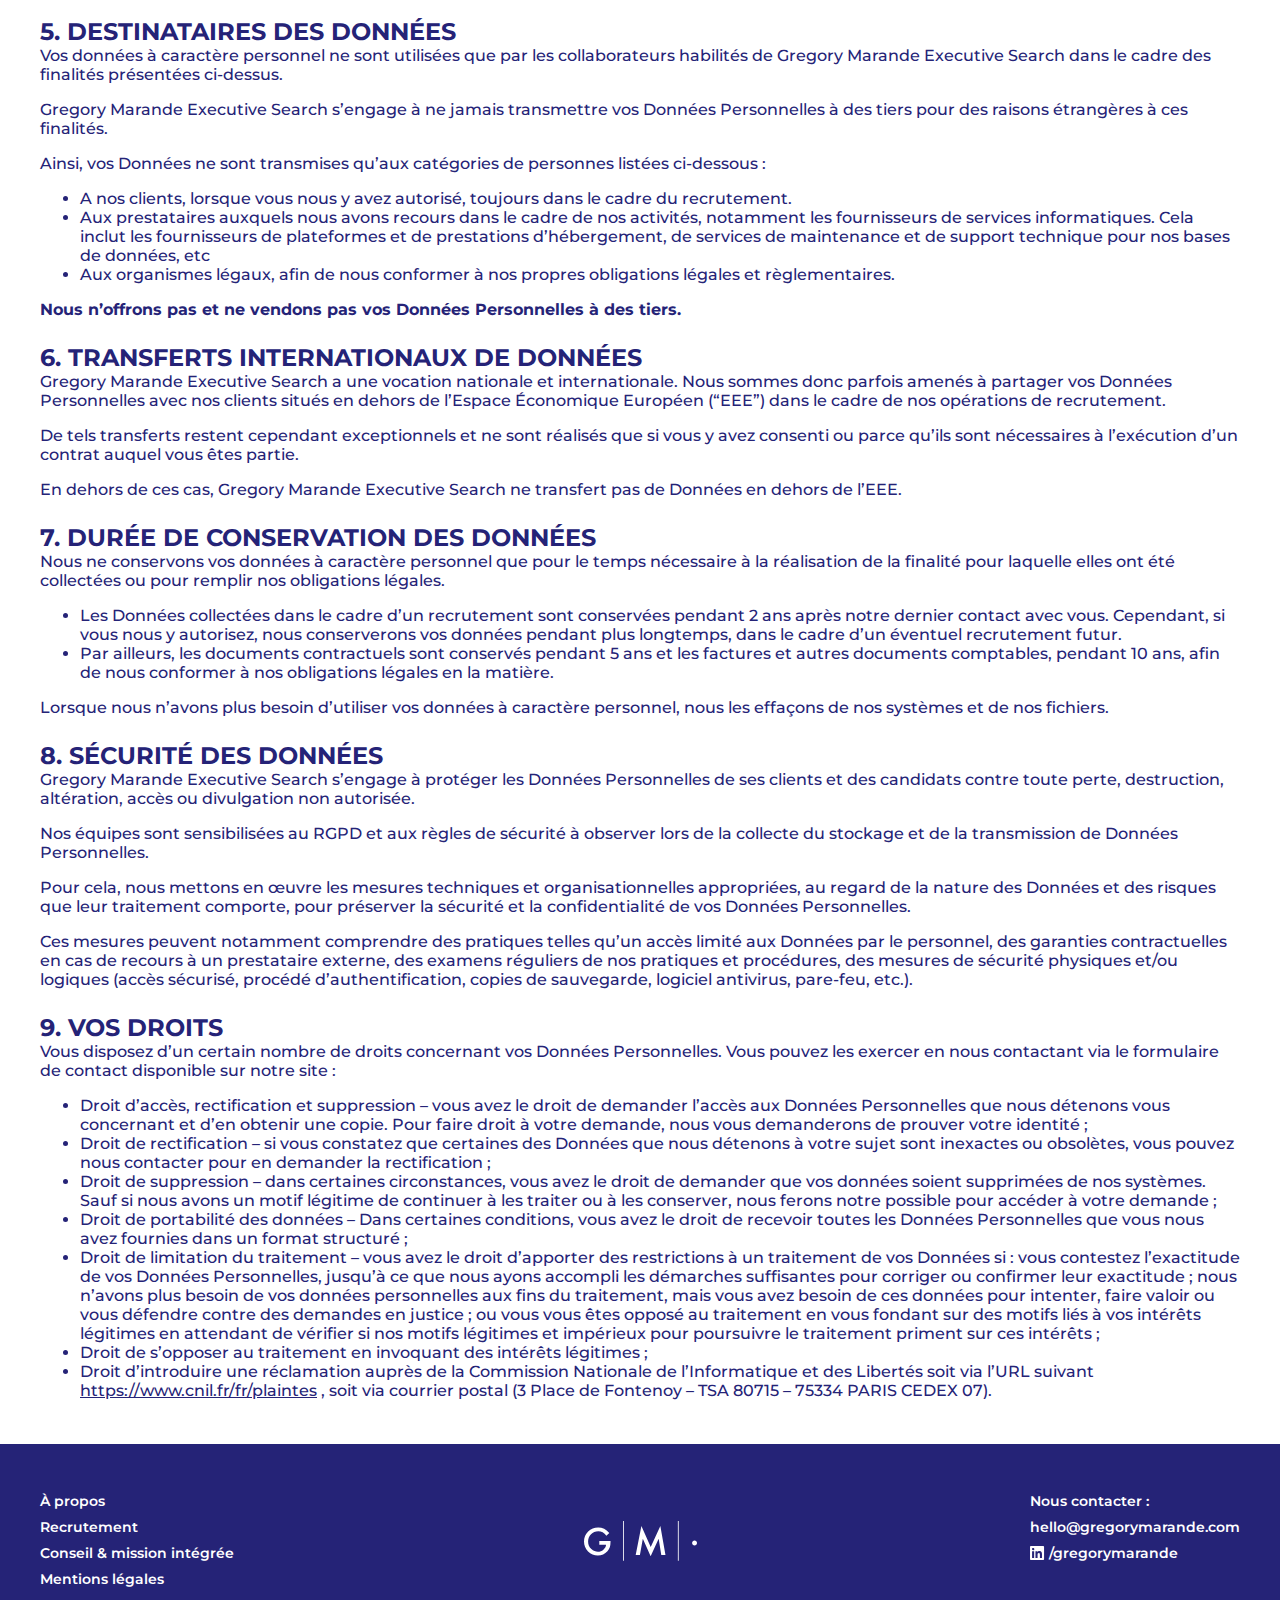
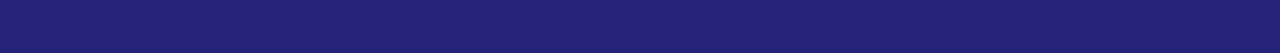
<file: mentions-legales.html>
<!doctype html>
<html lang="fr">
  <head>
    <title>Mentions légales - GM Executive search</title>    

    <meta http-equiv="content-type" content="text/html; charset=utf-8">
    <meta name="viewport" content="width=device-width, initial-scale=1">
    <meta http-equiv="X-UA-Compatible" content="IE=edge,chrome=1">

    <link rel="icon" href="./img/favicon.png" type="image/png"/>
    <link rel="apple-touch-icon" href="./img/apple-touch-icon.png"/>

    <link rel="preconnect" href="https://fonts.googleapis.com">
    <link rel="preconnect" href="https://fonts.gstatic.com" crossorigin>
    <link href="https://fonts.googleapis.com/css2?family=Montserrat:wght@300;500;600;700;800&display=swap" rel="stylesheet"> 

    <link href="./style/shared.css" rel="stylesheet" media="screen">
    <link href="./style/terms.css" rel="stylesheet" media="screen">
  </head>
  <body>

    <header-bar lg="fr" page="terms"></header-bar>
    
    <main>
      <div id="m-bg">
        <svg width="357" height="264" viewBox="0 0 715 528" fill="none" xmlns="http://www.w3.org/2000/svg">
          <path d="M697.337 528L656.184 271L539.99 528H283.785L169.684 271L122.884 528H0L103.436 0H178.224L412.685 524.5L652.608 0H714.184V528H697.337Z" fill="#FBFBFB"/>
        </svg>    
      </div>
      
      <h1 class="page-title">
        <p>Mentions</br>légales</p>
      </h1>
      
      <div class="w-container white-bg-start">
        <div id="terms">
          
          <p class="t1">Informations légales</p>
          <p>Le site www.gregorymarande.com est la propriété de Gregory Marande Executive Search, une société immatriculée en France et enregistrée au RCS de Marseille sous le numéro 898 008 909.</p>

          <p class="t1">Siège Social</p>
          <p>14 rue Maréchal Fayolle, 13004 Marseille</p>
          
          <p class="t1">Informations supplémentaires</p>
          <p>
            Représentant légal : Gregory Marande Berriot</br>
            Directeur de la publication : Gregory Marande Berriot
          </p>
          <p>L’hébergement du site est assuré par la société : OVH 2 rue Kellermann, 59100 Roubaix – France.</p>

          <p class="t1">Exploitation des données personnelles des candidats</p>

          <p class="t2">Discrimination</p>
          <p class="mt0">Notre cabinet travaille en conformité avec les règles de déontologie de notre profession et les dispositions légales en matière de traitement des données personnelles des candidats afin de prévenir tout risque de discrimination. De ce fait, les fonctions et titres sont présentés à titre générique au masculin.</p>

          <p class="t2">Informatique & libertés</p>
          <p class="mt0">Les informations susceptibles d’être collectées sur le présent site sont exclusivement destinées au traitement de votre demande par Gregory Marande Executive Search. Conformément aux dispositions des articles 38 et suivants de la loi 78-17 du 6 janvier 1978, vous disposez à tout moment d’un droit d’accès, de communication, de rectification, d’actualisation et de suppression des données personnelles vous concernant. Pour exercer l’un de ces droits, vous pouvez adresser un courrier postal à l’adresse suivante : Monsieur le Correspondant Informatique et Libertés – Gregory Marande Executive Search – 14 rue Marechal Fayolle, 13004 Marseille.</p>
          
          <p class="t1">Conditions d’utilisation du site</p>
          <ol>
            <li>Le présent site Web et l’ensemble de son contenu (y compris textes, images fixes ou animées, bases de données) sont protégés par le droit d’auteur.</li>
            <li>Gregory Marande Executive Search ne vous concède qu’une autorisation de visualisation de son contenu à titre personnel et privé, à l’exclusion de toute visualisation ou diffusion publique. L’autorisation de reproduction ne vous est concédée que sous forme numérique sur votre ordinateur, aux fins de visualisation des pages ouvertes par votre logiciel de navigation. L’impression papier est autorisée aux fins de copie privée, à l’usage exclusif du copiste au sens de l’article L. 122-5 2° du Code de la Propriété Intellectuelle. La création d’un lien hypertexte sur le site Web est autorisée sans frame vers l’adresse de la page de d’accueil du site (https://www.gregorymarande.com) à l’exclusion de toute autre adresse.</li>
            <li>Toute autre utilisation non expressément visée aux précédents points n’est pas permise et nécessite l’accord écrit préalable de Gregory Marande Executive Search. Vous n’êtes pas autorisés, notamment, en dehors des utilisations expressément concédées ci-dessus : de reproduire des marques et logos de la société Gregory Marande Executive Search, de réaliser des liens hypertextes profonds sur tout élément du Site Web autre que la page d’accueil, d’utiliser ou d’extraire en tout ou en partie les bases de données utilisées par le Site Web, d’utiliser tous programmes ou cgi utilisés par le Site Web, etc.</li>
            <li>Gregory Marande Executive Search vous indique que les informations contenues dans le présent site Web ont simple valeur indicative et ne constituent en rien un conseil.</li>
            <li>Gregory Marande Executive Search n’assume aucune responsabilité relative à l’information contenue dans le présent site Web et décline toute responsabilité découlant d’une négligence ou autre concernant cette information.</li>
            <li>Gregory Marande Executive Search ne vous garantit pas la disponibilité de toute offre mentionnée dans le présent site Web.</li>
            <li>Gregory Marande Executive Search ne garantit pas qu’un employeur ou un client sollicitera l’information concernant un candidat, proposera un entretien, ni embauchera un candidat, ni que les candidats seront disponibles ou correspondront aux besoins d’un employeur ou d’un client.</li>
            <li>Le présent Site Web a été créé en France. En utilisant le présent Site Web, vous acceptez les conditions d’utilisation décrites ci-avant. Tout litige portant sur l’interprétation ou l’exécution d’un engagement contractuel prévu au présent site sera de la compétence exclusive des tribunaux français faisant application de la loi française.</li>
          </ol>
          
          <p class="t1">Politique de confidentialité</p>
          
          <p class="t2">1. Champ d’application de la politique de confidentialité</p>
          <p class="mt0">Gregory Marande Executive Search accorde la plus grande importance à la protection de la vie privée et aux données à caractère personnel des clients et candidats (ci après, les “Données Personnelles” ou “Données”).</p>
          <p>Cette politique de confidentialité (ci-après, la “Politique”) a pour objectif de vous fournir une information simple, claire et complète sur la façon dont nous traitons et utilisons vos données personnelles.</p>
          <p>Elle couvre les différentes opérations réalisées :</p>
          <ul>
            <li>Dans le cadre de nos opérations de recrutement</li>
            <li>Dans le cadre de nos prestations de formation et de coaching</li>
            <li>Dans le cadre de nos relations commerciales avec nos partenaires</li>
          </ul>

          <p class="t2">2. Responsable de traitement</p>
          <p class="mt0">Dans le cadre de nos activités, des données à caractère personnel font l’objet d’un traitement par Gregory Marande Executive Search, société immatriculée en France et enregistrée au RCS de Marseille sous le numéro 898 008 909, dont le siège social est au 14 rue Maréchal Fayolle, 13004 Marseille.</p>
          <p>Pour l’ensemble de ces traitements, Gregory Marande Executive Search agit en qualité de responsable de traitement au sens de la réglementation applicable en matière de données personnelles et notamment du Règlement UE 2016/679.</p>
          <p>Si vous avez des questions concernant la manière dont nous utilisons vos Données Personnelles, vous pouvez nous contacter à l’adresse électronique suivante : hello@gregorymarande.com</p>
          
          <p class="t2">3. Comment collectons-nous vos données ?</p>
          <p class="mt0">La nature et la quantité des Données Personnelles que nous collectons varient selon la finalité du traitement.</p>
          <p><strong>De façon générale, nous collectons des Données soit directement auprès de vous :</strong></p>
          <ul>
            <li>Lorsque vous nous contactez directement pour nous envoyer votre CV, votre book ou toute autre information dans le cadre d’un recrutement ;</li>
            <li>Lorsque vous postulez sur un site de recherche d’emploi ;</li>
            <li>Lorsque vous nous contactez via le formulaire de contact disponible sur notre site internet.</li>
          </ul>
          <p><strong>Nous collectons également des données de façon indirecte.</strong> Par exemple lorsque vous publiez votre profil sur les plateformes professionnelles ou de recherche d’emploi, et que nous l’ajoutons à notre base de données dans le cadre d’un recrutement en cours ou à venir.</p>
          
          <p class="t2">4. Quelles données collectons-nous et pourquoi ?</p>
          <p class="mt0">Les Données Personnelles collectées par Gregory Marande Executive Search sont utilisées pour des finalités spécifiques. Nous ne collectons pas d’informations sensibles dans le cadre de nos opérations de recrutement et de façon générale, nous veillons à limiter la collecte de Données au stricte nécessaire.</p>
          <p>Dans le cadre d’opérations de recrutement pour le compte de nos clients Dans le cadre de nos opérations de recrutement pour le compte de nos clients, nous collectons des Données de contact (nom, prénom, adresse mail, adresse postale, n° de téléphone, etc.). Nous collectons également des Données d’ordre professionnel : celles qui figurent sur votre CV, dans vos books ou travaux divers (qualifications et compétences, expériences professionnelles, attentes liées à votre recherche d’emploi, diplômes, langues parlées, etc.). Nous enrichissons votre profil au fil de l’eau, lorsque de nouveaux éléments influençant le recrutement nous apparaissent, lors de nos échanges ou lorsque vous publiez de nouvelles informations sur les réseaux sociaux professionnels.</p>
          <p>Nous sommes également amenés à collecter de telles Données dans le cadre de nos propres opérations de recrutement, afin de pourvoir un poste en interne.</p>
          <p>Ces Données nous permettent par exemple de communiquer avec vous durant le processus de recrutement, de présenter votre profil aux recruteurs ou de vous proposer d’autres offres correspondant à votre expérience et à vos attentes.</p>
          <p>Ces traitements de Données sont fondés sur l’exécution de mesures précontractuelles ou d’un contrat.</p>
          <p>
            L’organisation de vos déplacements en vue de rencontrer un recruteur Nous pouvons parfois être amenés à prendre en charge l’organisation de vos déplacements afin de rencontrer un recruteur intéressé par votre profil.</br>
            Dans ce cadre, nous collectons des Données d’ordre administratif (n° de passeport, visa, etc) si le recruteur est à l’étranger, et des Données d’ordre économique et financier (RIB) afin de vous rembourser les frais que vous pourriez avancer.</br>
            Ces traitements de Données sont fondés sur l’exécution de mesures précontractuelles ou d’un contrat.
          </p>
          <p>
            La gestion de nos relations contractuelles Nous collectons des Données Personnelles vous concernant lorsque vous contractez avec nous en qualité de client ou de prestataire.</br>
            Dans ce contexte, Gregory Marande Executive Search collecte les Données Personnelles relatives au(x) référent(s) dans l’entreprise (nom, prénom, adresse mail professionnelle, téléphone professionnel) ainsi qu’au(x) signataire(s) du contrat (nom, prénom, fonction, signature).</br>
            Ces traitements de Données sont fondés sur l’exécution de notre contrat.
          </p>

          <p class="t2">5. Destinataires des données</p>
          <p class="mt0">Vos données à caractère personnel ne sont utilisées que par les collaborateurs habilités de Gregory Marande Executive Search dans le cadre des finalités présentées ci-dessus.</p>
          <p>Gregory Marande Executive Search s’engage à ne jamais transmettre vos Données Personnelles à des tiers pour des raisons étrangères à ces finalités.</p>
          <p>Ainsi, vos Données ne sont transmises qu’aux catégories de personnes listées ci-dessous :</p>
          <ul>
            <li>A nos clients, lorsque vous nous y avez autorisé, toujours dans le cadre du recrutement.</li>
            <li>Aux prestataires auxquels nous avons recours dans le cadre de nos activités, notamment les fournisseurs de services informatiques. Cela inclut les fournisseurs de plateformes et de prestations d’hébergement, de services de maintenance et de support technique pour nos bases de données, etc</li>
            <li>Aux organismes légaux, afin de nous conformer à nos propres obligations légales et règlementaires.</li>
          </ul>
          <p><strong>Nous n’offrons pas et ne vendons pas vos Données Personnelles à des tiers.</strong></p>

          <p class="t2">6.  Transferts internationaux de données</p>
          <p class="mt0">Gregory Marande Executive Search a une vocation nationale et internationale. Nous sommes donc parfois amenés à partager vos Données Personnelles avec nos clients situés en dehors de l’Espace Économique Européen (“EEE”) dans le cadre de nos opérations de recrutement.</p>
          <p>De tels transferts restent cependant exceptionnels et ne sont réalisés que si vous y avez consenti ou parce qu’ils sont nécessaires à l’exécution d’un contrat auquel vous êtes partie.</p>
          <p>En dehors de ces cas, Gregory Marande Executive Search ne transfert pas de Données en dehors de l’EEE.</p>

          <p class="t2">7.  Durée de conservation des données</p>
          <p class="mt0">Nous ne conservons vos données à caractère personnel que pour le temps nécessaire à la réalisation de la finalité pour laquelle elles ont été collectées ou pour remplir nos obligations légales.</p>
          <ul>
            <li>Les Données collectées dans le cadre d’un recrutement sont conservées pendant 2 ans après notre dernier contact avec vous. Cependant, si vous nous y autorisez, nous conserverons vos données pendant plus longtemps, dans le cadre d’un éventuel recrutement futur.</li>
            <li>Par ailleurs, les documents contractuels sont conservés pendant 5 ans et les factures et autres documents comptables, pendant 10 ans, afin de nous conformer à nos obligations légales en la matière.</li>
          </ul>
          <p>Lorsque nous n’avons plus besoin d’utiliser vos données à caractère personnel, nous les effaçons de nos systèmes et de nos fichiers.</p>

          <p class="t2">8. Sécurité des données</p>
          <p class="mt0">Gregory Marande Executive Search s’engage à protéger les Données Personnelles de ses clients et des candidats contre toute perte, destruction, altération, accès ou divulgation non autorisée.</p>
          <p>Nos équipes sont sensibilisées au RGPD et aux règles de sécurité à observer lors de la collecte du stockage et de la transmission de Données Personnelles.</p>
          <p>Pour cela, nous mettons en œuvre les mesures techniques et organisationnelles appropriées, au regard de la nature des Données et des risques que leur traitement comporte, pour préserver la sécurité et la confidentialité de vos Données Personnelles.</p>
          <p>Ces mesures peuvent notamment comprendre des pratiques telles qu’un accès limité aux Données par le personnel, des garanties contractuelles en cas de recours à un prestataire externe, des examens réguliers de nos pratiques et procédures, des mesures de sécurité physiques et/ou logiques (accès sécurisé, procédé d’authentification, copies de sauvegarde, logiciel antivirus, pare-feu, etc.).</p>

          <p class="t2">9. Vos droits</p>
          <p class="mt0">Vous disposez d’un certain nombre de droits concernant vos Données Personnelles. Vous pouvez les exercer en nous contactant via le formulaire de contact disponible sur notre site :</p>
          <ul>
            <li>Droit d’accès, rectification et suppression – vous avez le droit de demander l’accès aux Données Personnelles que nous détenons vous concernant et d’en obtenir une copie. Pour faire droit à votre demande, nous vous demanderons de prouver votre identité ;</li>
            <li>Droit de rectification – si vous constatez que certaines des Données que nous détenons à votre sujet sont inexactes ou obsolètes, vous pouvez nous contacter pour en demander la rectification ;</li>
            <li>Droit de suppression – dans certaines circonstances, vous avez le droit de demander que vos données soient supprimées de nos systèmes.  Sauf si nous avons un motif légitime de continuer à les traiter ou à les conserver, nous ferons notre possible pour accéder à votre demande ;</li>
            <li>Droit de portabilité des données – Dans certaines conditions, vous avez le droit de recevoir toutes les Données Personnelles que vous nous avez fournies dans un format structuré ;</li>
            <li>Droit de limitation du traitement – vous avez le droit d’apporter des restrictions à un traitement de vos Données si : vous contestez l’exactitude de vos Données Personnelles, jusqu’à ce que nous ayons accompli les démarches suffisantes pour corriger ou confirmer leur exactitude ; nous n’avons plus besoin de vos données personnelles aux fins du traitement, mais vous avez besoin de ces données pour intenter, faire valoir ou vous défendre contre des demandes en justice ; ou vous vous êtes opposé au traitement en vous fondant sur des motifs liés à vos intérêts légitimes en attendant de vérifier si nos motifs légitimes et impérieux pour poursuivre le traitement priment sur ces intérêts ;</li>
            <li>Droit de s’opposer au traitement en invoquant des intérêts légitimes ;</li>
            <li>Droit d’introduire une réclamation auprès de la Commission Nationale de l’Informatique et des Libertés soit via l’URL suivant <a href="https://www.cnil.fr/fr/plaintes" target="_blank">https://www.cnil.fr/fr/plaintes</a> , soit via courrier postal (3 Place de Fontenoy – TSA 80715 – 75334 PARIS CEDEX 07).</li>
          </ul>

        </div>
      </div>

      <span class="white-bg-end"></span>
    </main>

    <footer>
      <div class="footer-content">
        <div class="footer-left">
          <ul>
            <li><a href="./a-propos.html">&Agrave; propos</a></li>
            <li><a href="./recrutement.html">Recrutement</a></li>
            <li><a href="./conseil-et-mission-integree.html">Conseil & mission intégrée</a></li>
            <!-- <li><a href="./nos-clients.html">Nos clients</a></li> -->
            <li><a href="./mentions-legales.html">Mentions légales</a></li>
          </ul>
        </div>
        <div class="footer-middle">
          <svg width="113" height="40" viewBox="0 0 300 106" fill="none" xmlns="http://www.w3.org/2000/svg">
            <path d="M40.6156 63.183H58.5665C58.0822 68.2441 55.6931 72.596 51.4313 76.2387C47.1696 79.8492 42.359 81.6544 37.0319 81.6544C30.7361 81.6544 24.9247 79.2367 19.5329 74.4335C13.7861 69.2435 10.9126 62.6673 10.9126 54.6404C10.9126 46.8715 13.4955 40.4243 18.6612 35.2665C23.8269 30.0119 30.2195 27.4008 37.839 27.4008C46.3302 27.4008 53.5299 31.3336 59.4382 39.167L67.1868 31.7527C62.6668 26.5949 58.0822 22.8877 53.4331 20.5667C48.5579 18.278 43.2953 17.1174 37.6776 17.1174C27.1847 17.1174 18.3061 20.7601 11.0095 28.0455C3.6483 35.3309 0 44.1959 0 54.6082C0 64.8271 3.58373 73.5631 10.7835 80.8807C17.9509 88.1339 26.6035 91.7766 36.6767 91.7766C47.0082 91.7766 55.4994 88.005 62.1825 80.4939C65.1205 77.1413 67.2191 73.5309 68.4783 69.6948C69.7374 65.5363 70.3831 60.7653 70.3831 55.3496V52.9642H40.6156V63.183ZM177.12 69.0178L152.389 13.1202L137.215 90.4227H148.45L156.199 46.9682L176.894 93.7108L198.203 47.0004L205.144 90.3904H216.283L202.723 13.1202L177.12 69.0178ZM298.095 53.7056C296.836 52.4484 295.286 51.8036 293.511 51.8036C291.735 51.8036 290.217 52.4484 288.926 53.7056C287.667 54.995 287.021 56.4779 287.021 58.2187C287.021 60.0884 287.635 61.6357 288.894 62.8607C290.153 64.1179 291.67 64.7304 293.511 64.7304C295.319 64.7304 296.836 64.1179 298.095 62.8607C299.354 61.6035 300 60.0561 300 58.2509C300 56.5101 299.354 54.9628 298.095 53.7056ZM103.638 105.155H105.865V0H103.638V105.155ZM249.214 105.155H251.442V0H249.214V105.155Z" fill="#fff"/>
          </svg>
        </div>
        <div class="footer-right">
          <div>
            Nous contacter :</br>
            <a href="mailto:hello@gregorymarande.com" aria-label="Nous contacter par e-mail">hello@gregorymarande.com</a>
            <a href="https://fr.linkedin.com/in/gregorymarande" aria-label="Visiter notre page Linkedin" target="_blank">
              <svg width="21" height="20" viewBox="0 0 23 22" fill="none" xmlns="http://www.w3.org/2000/svg">
                <path d="M20.35 0H1.65C0.733333 0 0 0.733333 0 1.58889V20.4111C0 21.2667 0.733333 22 1.65 22H20.4111C21.3278 22 22.0611 21.2667 22.0611 20.4111V1.58889C22 0.733333 21.2667 0 20.35 0ZM6.53889 18.7611H3.23889V8.25H6.47778V18.7611H6.53889ZM4.88889 6.78333C3.85 6.78333 2.99444 5.92778 2.99444 4.88889C2.99444 3.85 3.85 3.05556 4.88889 3.05556C5.92778 3.05556 6.78333 3.91111 6.78333 4.95C6.78333 5.98889 5.92778 6.78333 4.88889 6.78333ZM18.7611 18.7611H15.5222V13.6278C15.5222 12.4056 15.5222 10.8167 13.8111 10.8167C12.1 10.8167 11.8556 12.1611 11.8556 13.5056V18.7H8.55556V8.25H11.6722V9.65556H11.7333C12.1611 8.8 13.2611 7.94444 14.85 7.94444C18.15 7.94444 18.7611 10.1444 18.7611 12.9556V18.7611Z" fill="white"/>
              </svg>
              /gregorymarande
            </a>
          </div>
        </div>
      </div>
    </footer>

    <script src="./script/script.js"></script>

  </body>
</html>
</file>
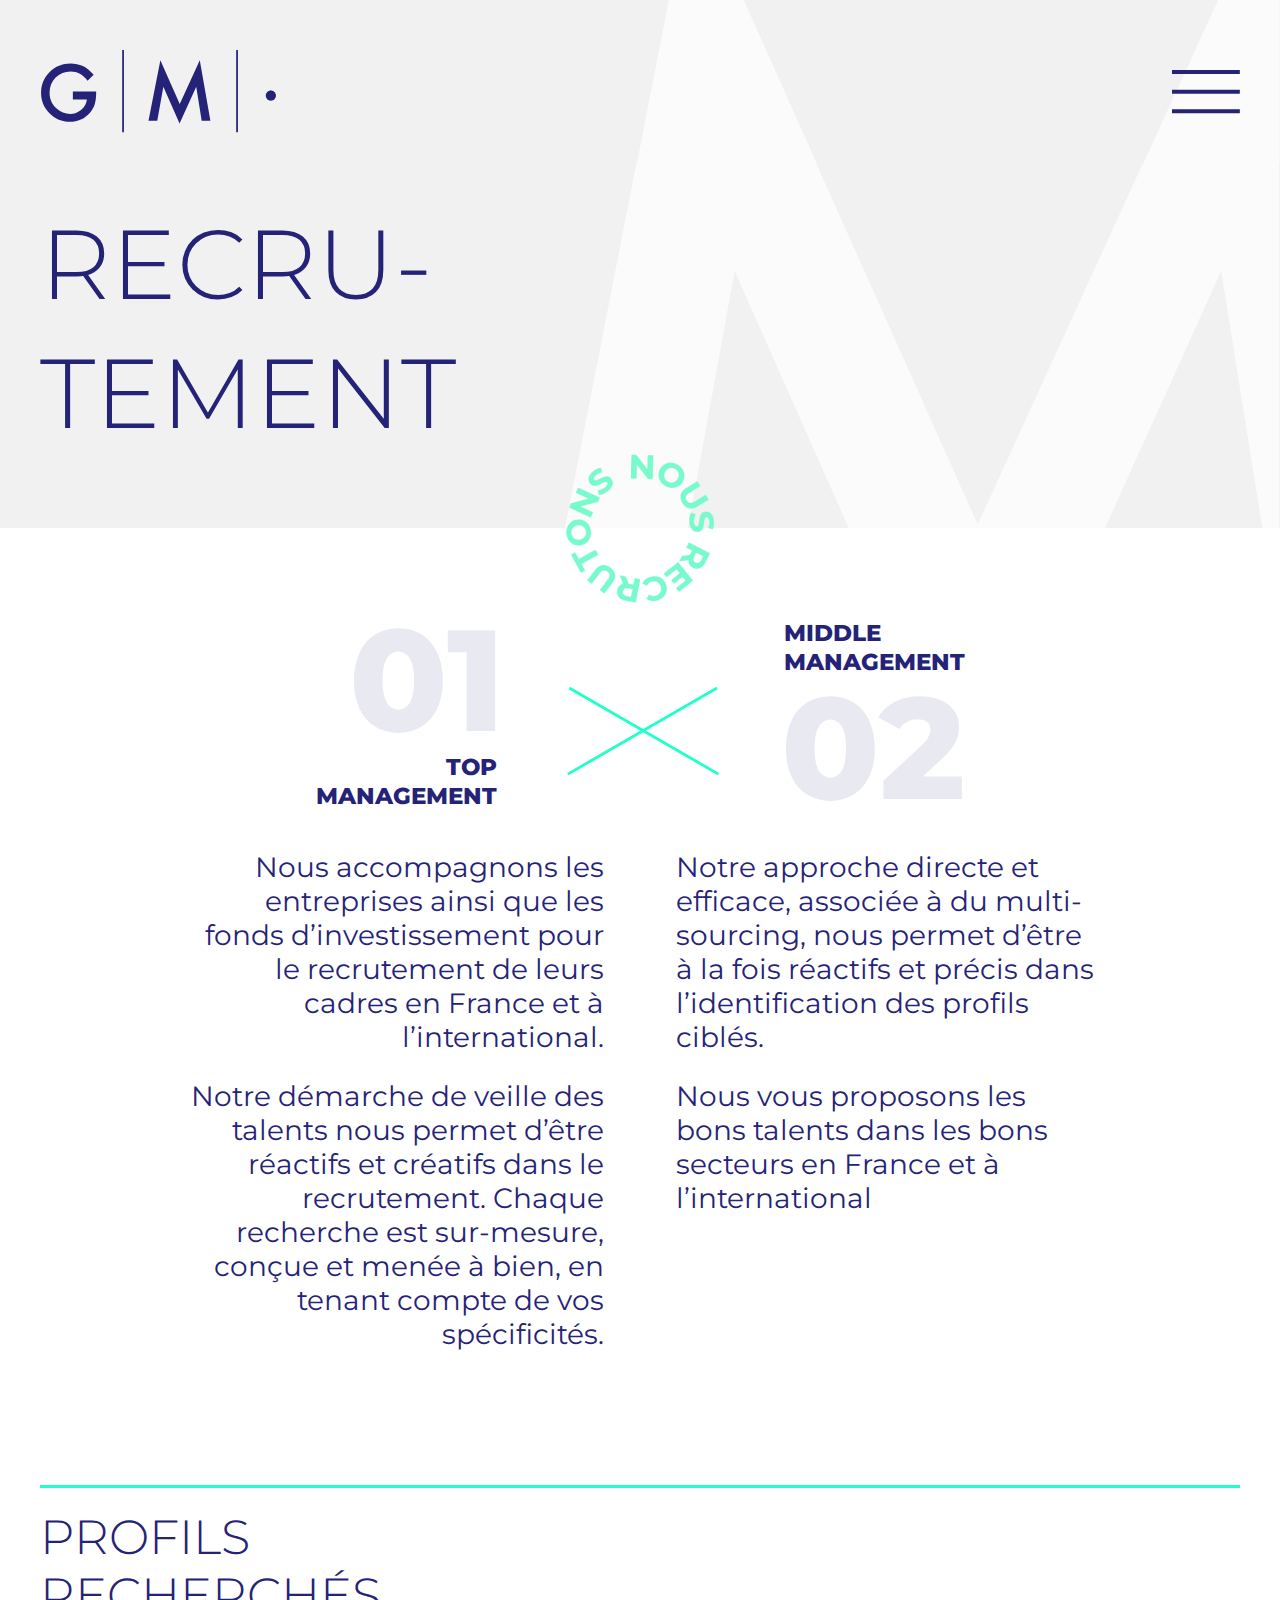
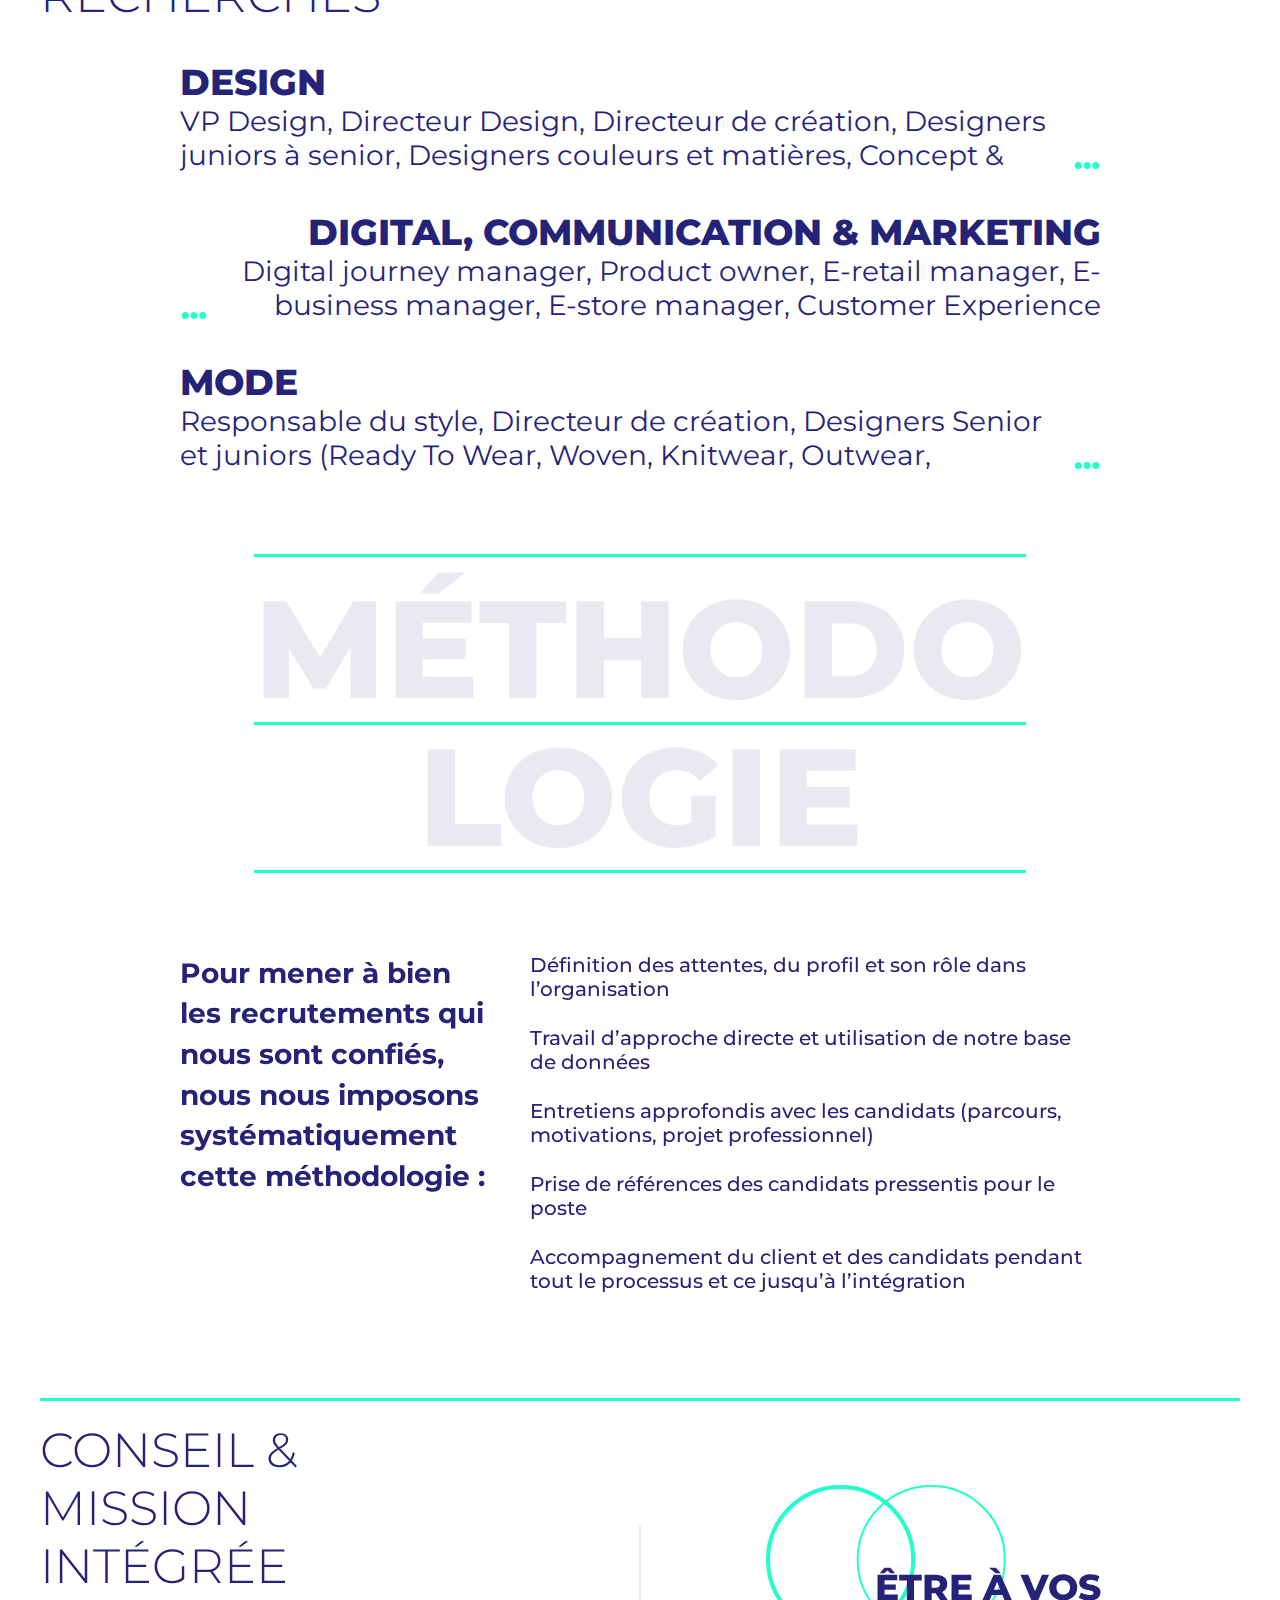
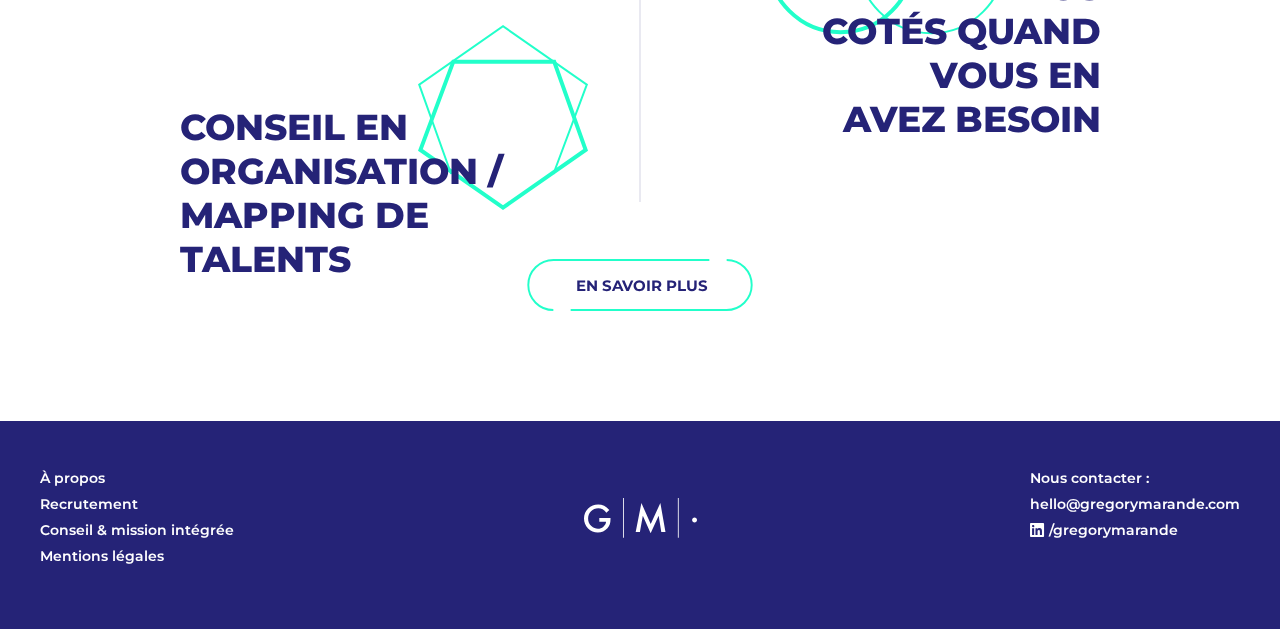
<file: recrutement.html>
<!doctype html>
<html lang="fr">
  <head>
    <title>Recrutement - GM Executive search</title>    

    <meta http-equiv="content-type" content="text/html; charset=utf-8">
    <meta name="viewport" content="width=device-width, initial-scale=1">
    <meta http-equiv="X-UA-Compatible" content="IE=edge,chrome=1">

    <link rel="icon" href="./img/favicon.png" type="image/png"/>
    <link rel="apple-touch-icon" href="./img/apple-touch-icon.png"/>

    <link rel="preconnect" href="https://fonts.googleapis.com">
    <link rel="preconnect" href="https://fonts.gstatic.com" crossorigin>
    <link href="https://fonts.googleapis.com/css2?family=Montserrat:wght@300;500;600;700;800&display=swap" rel="stylesheet"> 

    <link href="./style/shared.css" rel="stylesheet" media="screen">
    <link href="./style/recruitment.css" rel="stylesheet" media="screen">
  </head>
  <body>

    <header-bar lg="fr" page="recruitment"></header-bar>
    
    <main>
      <div id="m-bg">
        <svg width="357" height="264" viewBox="0 0 715 528" fill="none" xmlns="http://www.w3.org/2000/svg">
          <path d="M697.337 528L656.184 271L539.99 528H283.785L169.684 271L122.884 528H0L103.436 0H178.224L412.685 524.5L652.608 0H714.184V528H697.337Z" fill="#FBFBFB"/>
        </svg>    
      </div>
      
      <h1 class="page-title">
        <p>Recru-</br>tement</p>
      </h1>

      <div id="stamp-recruitment" class="stamp">
        <img src="./img/stamp_recruitment_fr.png" alt="Nous recrutons"/>
      </div>

      <div id="offer-recruitment" class="offer white-bg-start">
        <div class="offer-details">
          <div class="mngt mngt-top">
            <div class="number">01</div>
            <div class="label">Top</br>management</div>
          </div>
          <div class="desc desc-top">
            <p>Nous accompagnons les entreprises ainsi que les fonds d’investissement pour le recrutement de leurs cadres en France et à l’international.</p>
            <p>Notre démarche de veille des talents nous permet d’être réactifs et créatifs dans le recrutement. Chaque recherche est sur-mesure, conçue et menée à bien, en tenant compte de vos spécificités.</p>
          </div>
          <div class="cross">
            <svg width="156" height="90" viewBox="0 0 161 95" fill="none" xmlns="http://www.w3.org/2000/svg">
              <line x1="2.70312" y1="2.1254" x2="160.121" y2="93.0107" stroke="#22FFCA" stroke-width="3"/>
              <line x1="1.20312" y1="93.0108" x2="158.621" y2="2.12546" stroke="#22FFCA" stroke-width="3"/>
            </svg>
          </div>
          <div class="desc desc-middle">
            <p>Notre approche directe et efficace, associée à du multi-sourcing, nous permet d’être à la fois réactifs et précis dans l’identification des profils ciblés.</p>
            <p>Nous vous proposons les bons talents dans les bons secteurs en France et à l’international</p>
          </div>
          <div class="mngt mngt-middle">
            <div class="label">Middle</br>management</div>
            <div class="number">02</div>
          </div>
        </div>
      </div>

      <div class="separator">
        <span></span>
      </div>

      <div id="jobs" class="w-container">

        <h2>Profils</br>recherchés</h2>
        
        <div class="jobs-wrapper">
          <p class="job-cat">Design</p>
          <div class="jobs-list">
            <p id="design-list" class="short-list">
            VP Design, Directeur Design, Directeur de création, Designers juniors à senior, Designers couleurs et matières, Concept & Tendances Designers, Pattern Makers, Directeur de l’identité de marque, Designers graphiques juniors à seniors, Interior & Exterior cars Designers, Designers lumières, UX Designers, Interface Designers, 3D Designers
            </p>
            <span class="more-jobs more-default" onclick="displayJobs(this, 'design-list')">
              <svg width="16" height="16" viewBox="0 0 16 16" fill="#22FFCA" xmlns="http://www.w3.org/2000/svg">
                <g id="arrow" class="hidden">
                  <path d="M8.35355 4.64645C8.15829 4.45118 7.84171 4.45118 7.64645 4.64645L4.46447 7.82843C4.2692 8.02369 4.2692 8.34027 4.46447 8.53553C4.65973 8.7308 4.97631 8.7308 5.17157 8.53553L8 5.70711L10.8284 8.53553C11.0237 8.7308 11.3403 8.7308 11.5355 8.53553C11.7308 8.34027 11.7308 8.02369 11.5355 7.82843L8.35355 4.64645ZM8.5 13L8.5 5H7.5L7.5 13H8.5Z"/>
                  <line x1="1.5" y1="15.5" x2="14.5" y2="15.5" stroke="#22FFCA" stroke-linecap="round"/>
                </g>
                <g id="dots">
                  <circle cx="3" cy="14" r="2"/>
                  <circle cx="13" cy="14" r="2"/>
                  <circle cx="8" cy="14" r="2"/>
                </g>
              </svg>
            </span>
          </div>
        </div>
        
        <div class="jobs-wrapper">
          <p class="job-cat text-right">Digital, Communication & Marketing</p>
          <div class="jobs-list">
            <span class="more-jobs more-default" onclick="displayJobs(this, 'digital-list')">
              <svg width="16" height="16" viewBox="0 0 16 16" fill="#22FFCA" xmlns="http://www.w3.org/2000/svg">
                <g id="arrow" class="hidden">
                  <path d="M8.35355 4.64645C8.15829 4.45118 7.84171 4.45118 7.64645 4.64645L4.46447 7.82843C4.2692 8.02369 4.2692 8.34027 4.46447 8.53553C4.65973 8.7308 4.97631 8.7308 5.17157 8.53553L8 5.70711L10.8284 8.53553C11.0237 8.7308 11.3403 8.7308 11.5355 8.53553C11.7308 8.34027 11.7308 8.02369 11.5355 7.82843L8.35355 4.64645ZM8.5 13L8.5 5H7.5L7.5 13H8.5Z"/>
                  <line x1="1.5" y1="15.5" x2="14.5" y2="15.5" stroke="#22FFCA" stroke-linecap="round"/>
                </g>
                <g id="dots">
                  <circle cx="3" cy="14" r="2"/>
                  <circle cx="13" cy="14" r="2"/>
                  <circle cx="8" cy="14" r="2"/>
                </g>
              </svg>
            </span>
            <p id="digital-list" class="short-list text-right">
            Digital journey manager, Product owner, E-retail manager, E-business manager, E-store manager, Customer Experience Manager, Chief digital officer, Chief data officer, Planneurs stratégiques, Community Managers, Copywriters, UI/UX, Innovation et Design Thinking, Directeur Communication, Directeur des Relations Presse, Business Analysts, Chef de secteur, Directeur régionaux, Directeur commerciaux, responsable export, Ressources humaines, RAF / DAF
            </p>
          </div>
        </div>

        <div class="jobs-wrapper">
          <p class="job-cat">Mode</p>
          <div class="jobs-list">
            <p id="fashion-list" class="short-list">
            Responsable du style, Directeur de création, Designers Senior et juniors (Ready To Wear, Woven, Knitwear, Outwear, Accessories, Chaussures, Lingerie), Materiaux & Textile Designers, Designers couleurs, Concepts & Tendance Designers, Pattern Makers, Interior Designers, Directeurs de l’identité visuelle, Visual Merchandisers, Designer graphiques, Architectes
            </p>
            <span class="more-jobs more-default" onclick="displayJobs(this, 'fashion-list')">
              <svg width="16" height="16" viewBox="0 0 16 16" fill="#22FFCA" xmlns="http://www.w3.org/2000/svg">
                <g id="arrow" class="hidden">
                  <path d="M8.35355 4.64645C8.15829 4.45118 7.84171 4.45118 7.64645 4.64645L4.46447 7.82843C4.2692 8.02369 4.2692 8.34027 4.46447 8.53553C4.65973 8.7308 4.97631 8.7308 5.17157 8.53553L8 5.70711L10.8284 8.53553C11.0237 8.7308 11.3403 8.7308 11.5355 8.53553C11.7308 8.34027 11.7308 8.02369 11.5355 7.82843L8.35355 4.64645ZM8.5 13L8.5 5H7.5L7.5 13H8.5Z"/>
                  <line x1="1.5" y1="15.5" x2="14.5" y2="15.5" stroke="#22FFCA" stroke-linecap="round"/>
                </g>
                <g id="dots">
                  <circle cx="3" cy="14" r="2"/>
                  <circle cx="13" cy="14" r="2"/>
                  <circle cx="8" cy="14" r="2"/>
                </g>
              </svg>
            </span>
          </div>
        </div>  
        
      </div>

      <div id="methodo">
        <div class="methodo-title">
          <span>Méthodo</span>
          <span>logie</span>
        </div>
        <div class="methodo-content">
          <p>Pour mener à bien les recrutements qui nous sont confiés, nous nous imposons systématiquement cette méthodologie :</p>
          <ul>
            <li>Définition des attentes, du profil et son rôle dans l’organisation</li>
            <li>Travail d’approche directe et utilisation de notre base de données</li>
            <li>Entretiens approfondis avec les candidats (parcours, motivations, projet professionnel)</li>
            <li>Prise de références des candidats pressentis pour le poste</li>
            <li>Accompagnement du client et des candidats pendant tout le processus et ce jusqu’à l’intégration</li>
          </ul>
        </div>
      </div>

      <div class="separator">
        <span></span>
      </div>

      <div id="consulting">
        <h2>Conseil &</br>Mission</br>intégrée</h2>
        <div class="consulting-content">
          <div class="mapping">
            <svg width="120" height="130" viewBox="0 0 171 186" fill="none" xmlns="http://www.w3.org/2000/svg">
              <path d="M33.1483 148.978L1.19906 59.6557L85.0152 1.21905L168.822 59.649L135.391 148.9783.1483Z" stroke="#22FFCA" stroke-width="2"/>
              <path d="M136.176 36.6744L167.634 124.867L85.0151 182.629L2.4152 124.88L35.3343 36.6744L136.176 36.6744Z" stroke="#22FFCA" stroke-width="4"/>
            </svg>
            <p>Conseil en</br>organisation /</br>Mapping de</br>talents</p>            
          </div>
          <!-- <div class="border">border</div> -->
          <span class="border"></span>
          <div class="care">
            <svg width="168" height="105" viewBox="0 0 240 150" fill="none" xmlns="http://www.w3.org/2000/svg">
              <circle cx="74.5711" cy="74.5711" r="72.5711" stroke="#22FFCA" stroke-width="4"/>
              <circle cx="165.226" cy="74.5711" r="73.5711" stroke="#22FFCA" stroke-width="2"/>
            </svg>
            <p>être à vos</br>cotés quand</br>vous en</br>avez besoin</p>  
          </div>
          <div class="btn">
            <a href="./conseil-et-mission-integree.html" aria-label="Plus sur le conseil & mission intégrée">
              <svg width="234" height="54" viewBox="0 0 234 54" fill="none" xmlns="http://www.w3.org/2000/svg">
                <path d="M27 53C12.5698 53 1 41.3593 1 26.9999C1 12.6406 12.698 1 27.1282 1H189M207 1C221.43 1 233 12.6407 233 27.0001C233 41.3594 221.302 53 206.872 53H45" stroke="#22FFCA" stroke-width="2"/>
                <rect class= "btn-bg" x="2" y="2" width="230" height="50" rx="25" fill="none"/>
                <path class= "btn-gap" d="M27 53H45" stroke="none" stroke-width="2"/>
                <path class= "btn-gap" d="M189 1L207 1" stroke="none" stroke-width="2"/>
                <text x="119" y="33" font-size="1em" fill="#252377">En savoir plus</text>
              </svg>
            </a>  
          </div>
        </div>
      </div>

      <span class="white-bg-end"></span>
    </main>

    <footer>
      <div class="footer-content">
        <div class="footer-left">
          <ul>
            <li><a href="./a-propos.html">&Agrave; propos</a></li>
            <li><a href="./recrutement.html">Recrutement</a></li>
            <li><a href="./conseil-et-mission-integree.html">Conseil & mission intégrée</a></li>
            <!-- <li><a href="./nos-clients.html">Nos clients</a></li> -->
            <li><a href="./mentions-legales.html">Mentions légales</a></li>
          </ul>
        </div>
        <div class="footer-middle">
          <svg width="113" height="40" viewBox="0 0 300 106" fill="none" xmlns="http://www.w3.org/2000/svg">
            <path d="M40.6156 63.183H58.5665C58.0822 68.2441 55.6931 72.596 51.4313 76.2387C47.1696 79.8492 42.359 81.6544 37.0319 81.6544C30.7361 81.6544 24.9247 79.2367 19.5329 74.4335C13.7861 69.2435 10.9126 62.6673 10.9126 54.6404C10.9126 46.8715 13.4955 40.4243 18.6612 35.2665C23.8269 30.0119 30.2195 27.4008 37.839 27.4008C46.3302 27.4008 53.5299 31.3336 59.4382 39.167L67.1868 31.7527C62.6668 26.5949 58.0822 22.8877 53.4331 20.5667C48.5579 18.278 43.2953 17.1174 37.6776 17.1174C27.1847 17.1174 18.3061 20.7601 11.0095 28.0455C3.6483 35.3309 0 44.1959 0 54.6082C0 64.8271 3.58373 73.5631 10.7835 80.8807C17.9509 88.1339 26.6035 91.7766 36.6767 91.7766C47.0082 91.7766 55.4994 88.005 62.1825 80.4939C65.1205 77.1413 67.2191 73.5309 68.4783 69.6948C69.7374 65.5363 70.3831 60.7653 70.3831 55.3496V52.9642H40.6156V63.183ZM177.12 69.0178L152.389 13.1202L137.215 90.4227H148.45L156.199 46.9682L176.894 93.7108L198.203 47.0004L205.144 90.3904H216.283L202.723 13.1202L177.12 69.0178ZM298.095 53.7056C296.836 52.4484 295.286 51.8036 293.511 51.8036C291.735 51.8036 290.217 52.4484 288.926 53.7056C287.667 54.995 287.021 56.4779 287.021 58.2187C287.021 60.0884 287.635 61.6357 288.894 62.8607C290.153 64.1179 291.67 64.7304 293.511 64.7304C295.319 64.7304 296.836 64.1179 298.095 62.8607C299.354 61.6035 300 60.0561 300 58.2509C300 56.5101 299.354 54.9628 298.095 53.7056ZM103.638 105.155H105.865V0H103.638V105.155ZM249.214 105.155H251.442V0H249.214V105.155Z" fill="#fff"/>
          </svg>
        </div>
        <div class="footer-right">
          <div>
            Nous contacter :</br>
            <a href="mailto:hello@gregorymarande.com" aria-label="Nous contacter par e-mail">hello@gregorymarande.com</a>
            <a href="https://fr.linkedin.com/in/gregorymarande" aria-label="Visiter notre page Linkedin" target="_blank">
              <svg width="21" height="20" viewBox="0 0 23 22" fill="none" xmlns="http://www.w3.org/2000/svg">
                <path d="M20.35 0H1.65C0.733333 0 0 0.733333 0 1.58889V20.4111C0 21.2667 0.733333 22 1.65 22H20.4111C21.3278 22 22.0611 21.2667 22.0611 20.4111V1.58889C22 0.733333 21.2667 0 20.35 0ZM6.53889 18.7611H3.23889V8.25H6.47778V18.7611H6.53889ZM4.88889 6.78333C3.85 6.78333 2.99444 5.92778 2.99444 4.88889C2.99444 3.85 3.85 3.05556 4.88889 3.05556C5.92778 3.05556 6.78333 3.91111 6.78333 4.95C6.78333 5.98889 5.92778 6.78333 4.88889 6.78333ZM18.7611 18.7611H15.5222V13.6278C15.5222 12.4056 15.5222 10.8167 13.8111 10.8167C12.1 10.8167 11.8556 12.1611 11.8556 13.5056V18.7H8.55556V8.25H11.6722V9.65556H11.7333C12.1611 8.8 13.2611 7.94444 14.85 7.94444C18.15 7.94444 18.7611 10.1444 18.7611 12.9556V18.7611Z" fill="white"/>
              </svg>
              /gregorymarande
            </a>
          </div>
        </div>
      </div>
    </footer>

    <script src="./script/script.js"></script>

  </body>
</html>
</file>
<file: style/shared.css>
html {
  background-color: #F1F1F1;
}

html, body {
  margin: 0;
}

body {
  font-family: 'Montserrat', sans-serif;
  font-style: normal;
  color: #252377;
}

.overflow-y-hidden {
  overflow-y: hidden;
  position: relative;
  /* height: 100vh; */
}

.hidden {
  visibility: hidden;
}

/* ################################ */
/* ## HEADER                     ## */
/* ################################ */

header, #header, .right-items {
  display: flex;
}

header {
  position: fixed;
  justify-content: center;
  width: 100vw;
}

.bg-white, .bg-grey {
  z-index: 1000;
}

.bg-white {
  background-color: white;
}

.bg-grey {
  background-color: #F1F1F1;
}

#header-m {
  position:fixed;
  top: 0;
  right: 0;
}

#header-m svg {
  display: block;
}

#header {
  flex-grow: 1;
  max-width: 1200px;
  justify-content: space-between;
  margin: 25px 15px 15px 15px;
}

#brand {
  position: relative;
}

#brand svg {
  display: block;
}

.right-items {
  align-items: center;
}

/* .lg-toggle {
  margin-left: 40px;
} */

#burger {
  display: flex;
  z-index: 1000;
}

#burger:hover {
  cursor: pointer;
}

nav {
  position: absolute;
  top: 0;
  left: 0;
  height: 100vh;
  width: 100vw;
  display: flex;
  align-items: center;
  justify-content: center;
}

#nav-wrapper {
  background-color:rgb(255, 255, 255, 0.9);
  position: absolute;
  top: 0;
  right: 0;
  width: 100%;
  height: 100%;
}

nav ul {
  position: relative;
  margin: 0 15px;
  padding: 0;
  list-style: none;
  font-size: 2em;
  text-transform: uppercase;
}

nav li {
  margin: 10px 0;
  text-align: center;
  background: none;
}

nav a {
  color: #252377;
  text-decoration: none;
  line-height: 150%;
  border-bottom: 2px solid transparent;
  transition: border-bottom 0.3s linear;
}

nav a:hover, .active {
  border-bottom: 2px solid #22FFCA;
}

.active {
  font-weight: 800;
}

@media (min-width: 768px) {
  #header-m svg {
    width: 643px;
    height: 163px;
  }

  #header {
    margin: 50px 30px 30px 30px;
  }

  nav ul {
    margin: 0 30px;
    font-size: 2.5em;
  }
  
  #brand svg {
    width: 237px;
    height: 83px;
  }

  #burger svg {
    height: 44px;
    width: 68px;
  }
}

/* ################################ */
/* ## MAIN CONTENT               ## */
/* ################################ */

main {
  display: flex;
  align-items: center;
  flex-direction: column;
}

#m-bg {
  position:fixed;
  top: 0;
  right: 0;
  z-index: -1;
}

.w-container, .g-container {
  width: 100%;
}

.w-container {
  background-color: #fff;
}

.g-container {
  background-color: #F1F1F1;
}

/* h1 {
  position: absolute;
  z-index: 500;
  line-height: 132.4%;
} */

.page-title {
  position: absolute;
  z-index: 500;
  line-height: 132.4%;

  top: 100px;
  width: 100%;
  margin-top: 0;
  font-size: 3.063em;
}

h2, .page-title {
  font-weight: 300;
}
  
h2, .page-title p {
  margin: 0 15px;
  max-width: 1200px;
  text-transform: uppercase;
}

h2 {
  font-size: 1.75em;
}

.btn {
  text-align: center;
  /* margin: 40px auto 0 auto; */
  margin: 0 auto;
  font-weight: 700;
  text-transform: uppercase;
}

.btn, .btn svg {
  height: 40px;
  width: 178px;
}

.btn svg text{
  text-anchor: middle;
}

.btn a {
  text-decoration: none;
}

.btn a:hover .btn-bg {
  fill:#22FFCA;
}

.btn a:hover .btn-gap {
  stroke:#22FFCA;
}

/* .btn a:hover .on {
  stroke:#22FFCA;
}

.btn a:hover .off {
  stroke:#fff;
} */

.separator {
  width: 100%;
  background-color: #fff;
  text-align: center;
}

.separator span {
  display: block;
  margin: 0 15px;
  max-width: 1200px;
  border-bottom: solid 3px #22FFCA;
}

@media (min-width: 768px) {
  #m-bg svg {
    width: 715px;
    height: 528px;
  }

  .page-title {
    top: 200px;
    font-size: 6.125em;
  }

  h2, .page-title p {
    margin: 0 30px;
  }

  h2 {
    font-size: 3em;
  }

  .btn, .btn svg {
    height: 52px;
    width: 232px;
  }

  .separator span {
    margin: 0 30px;
  }
}

@media (min-width: 1260px) {
  h2, .page-title p {
    margin: 0 auto;
  }

  .separator span {
    margin: auto;
  }
}

/* ## Stamps                     ## */
/* ################################ */

.stamp {
  width: 100%;
}

/* .stamp img {
  -webkit-animation: rotating 20s linear infinite;
  -moz-animation: rotating 20s linear infinite;
  -ms-animation: rotating 20s linear infinite;
  -o-animation: rotating 20s linear infinite;
  animation: rotating 20s linear infinite;
} */

/* @-webkit-keyframes rotating {
  from {
    -webkit-transform: rotate(0deg);
    -o-transform: rotate(0deg);
    transform: rotate(0deg);
  }
  to {
    -webkit-transform: rotate(-360deg);
    -o-transform: rotate(-360deg);
    transform: rotate(-360deg);
  }
}

@keyframes rotating {
  from {
    -ms-transform: rotate(0deg);
    -moz-transform: rotate(0deg);
    -webkit-transform: rotate(0deg);
    -o-transform: rotate(0deg);
    transform: rotate(0deg);
  }
  to {
    -ms-transform: rotate(-360deg);
    -moz-transform: rotate(-360deg);
    -webkit-transform: rotate(-360deg);
    -o-transform: rotate(-360deg);
    transform: rotate(-360deg);
  }
} */

/* ## Offer                      ## */
/* ################################ */

.offer {
  background-color: #fff;
  width: 100%;
  padding-bottom: 55px;
}

.offer-details {
  display: flex;
  flex-wrap: wrap;
  margin: 20px 15px 0;
}

.mngt {
  font-weight: 800;
  flex-grow: 1;
  max-width: min-content;
}

.mngt-top, .desc-middle {
  text-align: right;
}

.mngt-top {
  margin-top: -10px;
}

.mngt-top .label {
  padding-right: 8px;
}

.mngt-middle {
  margin: 0 0 -10px auto;
}

.mngt-middle .label {
  padding-left: 3px;
}

.number {
  font-size: 5em;
  color: rgba(37, 35, 119, 0.1);
  line-height: 100%;
}

.label {
  font-size: 1em;
  text-transform: uppercase;
}

.desc {
  flex-grow: 3;
  flex-basis: 0;
  font-size: 0.875em;
}

.desc p {
  margin-top: 0;
}

.desc-middle p {
  margin-right: 15px;
}
.desc-top p {
  margin-left: 15px;
}

.cross {
  width: 100%;
  text-align: center;
  margin: 15px 0;
}

.cross, .cross svg {
  height: 60px;
}

.offer .btn {
  margin: 40px auto 0 auto;
}

/* .btn {
  text-align: center;
  margin: 40px auto 0 auto;
  font-weight: 700;
  text-transform: uppercase;
}

.btn, .btn svg {
  height: 40px;
  width: 178px;
}

.btn svg text{
  text-anchor: middle;
}

.btn a:hover .btn-bg {
  fill:#22FFCA;
}

.btn a:hover .btn-gap {
  stroke:#22FFCA;
} */

@media (min-width: 576px) {
  .offer-details {
    justify-content: center;
  }

  .mngt-middle {
    order: 3;
    margin:0;
  }

  .cross {
    order:2;
    margin: 0 30px 20px 30px;
    align-self: flex-end;
  }

  .cross, .cross svg {
    width: auto;
  }

  .desc {
    flex-basis: auto;
    margin: 15px 0 0 0;
    width: 50%;
    font-size: 1.3em;
  }

  .desc-top {
    order: 4;
    text-align: right;
  }

  .desc-top p {
    margin: 0 18px 0.875em 0;
  }

  .desc-middle {
    order: 5;
    text-align: left;
  }

  .desc-middle p {
    margin: 0 0 0.875em 18px;
  }
}

@media (min-width: 768px) {
  .offer {
    padding-bottom: 110px;
  }

  .offer-details {
    margin: 20px 30px 0;
  }

  .number {
    font-size: 9em;
  }

  .label {
    font-size: 1.46em;
  }

  .cross {
    margin: 0 60px 40px 60px;
  }

  .cross, .cross svg {
    height: auto;
    width: auto;
  }

  .desc {
    margin: 30px 0 0 0;
    font-size: 1.75em;
  }

  .desc-top p {
    margin-right: 36px;
  }

  .desc-middle p {
    margin-left: 36px;
  }

  .offer .btn {
    margin-top: 80px;
  }

  /* .btn {
    margin-top: 80px;
  } */

  /* .btn, .btn svg {
    height: 52px;
    width: 232px;
  } */
}

@media (min-width: 1260px) {
  .offer-details {
    margin: 20px auto 0;
  }
}

/* ## Referees                   ## */
/* ################################ */

:root {
  /* --nb-logos: 15; */
  --top-list-duration: 80s;
  --bottom-list-duration: 100s;
 }

.referees {
  position: relative;
  overflow: hidden;
}

.referees-watermark {
  max-width: 1200px;
  min-height: 120px;
  margin: auto;
  padding-top: 30px;
  padding-bottom: 40px;
}

.referees-watermark img {
  display: block;
  max-width: 80vw;
  max-height: 374px;
  margin: auto;
}

.referees-list, .referees-list a, .referees-list img {
  max-height: 50px;
}

.referees-list {
  position: absolute;
  width: max-content;
  display: flex;
}

.top-list {
  bottom: 50%;
  padding-bottom: 10px;
}

.bottom-list {
  top: 50%;
  padding-top: 10px;
}

.referees-list a, .referees-list img {
  /* max-width: 210px; */
  max-width: 170px;
}

.referees-list:hover a {
  /* animation-play-state: paused */
}

.referees-list a {
  /* width: calc(33.333% - 20px); */
  position: relative;
  margin: 0 30px;
  flex-shrink: 0;
  align-self: center;
}

.top-list a {
  animation: slideshowLR-50 var(--top-list-duration) linear infinite;
}

.bottom-list a {
  animation: slideshowRL-50 var(--bottom-list-duration) linear infinite;
}

.referees-list img {
  display: block;
  margin: auto;
  max-width: 100%;
}

@media (min-width: 576px) {
  .referees-watermark {
    padding-top: min(7.5%, 90px);
    padding-bottom: min(9.17%, 110px);
  }

  .referees-watermark img {
    max-width: 67.5vw;
  }
  
  .referees-list, .referees-list a, .referees-list img {
    max-height: 70px;
  }
  
  .top-list a {
    animation: slideshowLR-70 var(--top-list-duration) linear infinite;
  }

  .bottom-list a {
    animation: slideshowRL-70 var(--bottom-list-duration) linear infinite;
  }
}

@media (min-width: 768px) {
  .referees-list, .referees-list a, .referees-list img {
    max-height: 90px;
  }
  
  .top-list {
    padding-bottom: 15px;
  }
  
  .bottom-list {
    padding-top: 15px;
  }

  .top-list a {
    animation: slideshowLR-90 var(--top-list-duration) linear infinite;
  }

  .bottom-list a {
    animation: slideshowRL-90 var(--bottom-list-duration) linear infinite;
  }
}

@media (min-width: 992px) {
  .referees-list, .referees-list a, .referees-list img {
    max-height: 110px;
  }

  .top-list {
    padding-bottom: 20px;
  }
  
  .bottom-list {
    padding-top: 20px;
  }

  .top-list a {
    animation: slideshowLR-110 var(--top-list-duration) linear infinite;
  }

  .bottom-list a {
    animation: slideshowRL-110 var(--bottom-list-duration) linear infinite;
  }
}

/* @keyframes slideshowLR-3 {
  0%    { left: 0; }
  100%  { left: calc(var(--nb-logos) / 3 * -100%); }
} */

/* default < 576 */
@keyframes slideshowLR-50 {
  0%    { left: 0; }
  100%  { left: calc(-100% + 990px); }
}

@keyframes slideshowRL-50 {
  0%    { left: calc(-100% + 1140px); }
  100%  { left: 0; }
}

/* > 576 < 768 */
@keyframes slideshowLR-70 {
  0%    { left: 0; }
  100%  { left: calc(-100% + 1160px); }
}

@keyframes slideshowRL-70 {
  0%    { left: calc(-100% + 1225px); }
  100%  { left: 0; }
}

/* > 768 < 992 */
@keyframes slideshowLR-90 {
  0%    { left: 0; }
  100%  { left: calc(-100% + 1240px); }
}

@keyframes slideshowRL-90 {
  0%    { left: calc(-100% + 1275px); }
  100%  { left: 0; }
}

/* > 992 */
@keyframes slideshowLR-110 {
  0%    { left: 0; }
  100%  { left: calc(-100% + 2220px); }
}

@keyframes slideshowRL-110 {
  0%    { left: calc(-100% + 2160px); }
  100%  { left: 0; }
}

/* ## Jobs                       ## */
/* ################################ */

#jobs {
  padding-top: 20px;
  padding-bottom: 50px;
}

.jobs-wrapper {
  max-width: 921px;
  margin: 0 15px;
}

.job-cat {
  font-size: 1.25em;
  font-weight: 800;
  text-transform: uppercase;
  margin-bottom: 0;
}

.text-right {
  text-align: right;
}

.jobs-list {
  display: flex;
}

.jobs-list p {
  margin: 0;
  font-size: 1em;
}

.short-list {
  height: 2.5em;
  overflow: hidden;
}

.more-jobs {
  align-self: flex-end;
  display: flex;
  cursor: pointer;
}

.more-jobs, .more-jobs svg {
  height: 1em;
  width: auto;
  margin-bottom: 5px;
}

@media (min-width: 576px) {
  .job-cat {
    font-size: 1.5em;
  }

  .jobs-list p {
    font-size: 1.281em;
  }

  .more-jobs, .more-jobs svg {
    height: 1.281em;
  }
}

@media (min-width: 768px) {
  #jobs {
    padding-bottom: 80px;
  }

  .jobs-wrapper {
    margin: 0 30px;
  }

  .job-cat {
    font-size: 2.25em;
  }

  .jobs-list p {
    font-size: 1.75em;
  }

  .more-jobs, .more-jobs svg {
    height: 1.75em;
  }
}

@media (min-width: 981px) {
  .jobs-wrapper {
    margin: 0 auto;
  }
}

/* ################################ */
/* ## FOOTER                     ## */
/* ################################ */

footer {
  background-color: #252377;
  font-weight: 600;
  font-size: 0.775em;
  line-height: 185%;
  padding: 30px 15px;
}

footer, footer a {
  color: white;
  text-decoration: none;
}

footer ul {
  margin: 0;
  padding: 0;
  list-style-type: none;
}

footer a:hover {
  text-decoration: underline;
}

.footer-content {
  display: flex;
  flex-direction: column;
  max-width: 1200px;
}

.footer-left, .footer-middle, .footer-right {
  box-sizing: border-box;
}

.footer-middle {
  align-self: center;
  order: 3;
  height: 40px;
}

.footer-right {
  margin: 30px 0;
}

.footer-right a {
  display: block;
  max-width: max-content;
}

.footer-right svg {
  margin-bottom: -2px;
}

.footer-right svg {
  width: auto;
  height: 1em;
}

@media (min-width: 576px) {
  .footer-content {
    flex-direction: row;
    flex-wrap: wrap;
  }

  .footer-left {
    width: 50%;
  }

  .footer-middle {
    flex-grow: 1;
    text-align: center;
    margin-top: 30px;
  }

  .footer-right {
    display: flex;
    width: 50%;
    justify-content: flex-end;
    margin: 0;
  }
}

@media (min-width: 768px) {
  footer {
    padding: 45px 30px 60px;
    font-size: 0.875em;
  }

  .footer-content {
    flex-wrap: nowrap;
  }

  .footer-left, .footer-middle, .footer-right {
    flex-grow: 1;
    flex-basis: 0;
  }

  .footer-middle {
    order: 0;
    margin-top: 0;
  }

  .footer-right {
    margin:0;
  }
}

@media (min-width: 1200px) {
  .footer-content {
    margin: 0 auto;
  }
}
</file>
<file: style/home.css>
#claim {
  background-color: #fff;
  margin-top: 264px;
  margin-bottom: -145px;
  width: 100%;
}

#claim h1, #claim p {
  position: relative;
  top: -145px;
  margin: 0 15px;
  font-weight: 700;
  text-align: center;
}

#claim h1 {
  line-height: 137.5%;
}

#claim p {
  line-height: 165%;
}

#claim h1 {
  font-size: 1.5em;
}

#claim p {
  margin-top: 25px;
  font-size: 1.2em;
}

.home-separator {
  margin-top: 50px;
  margin-bottom: 20px;
}

/* #stamp-home {
  max-width: 1200px;
  height: 108px;
  margin: 15px auto;
}

#stamp-home img {
  margin-left: 37px;
  height: 108px;
} */

@media (min-width: 567px) {
  /* #stamp-home {
    height: 144px;
  }

  #stamp-home img {
    height: 144px;
  } */
}

@media (min-width: 768px) {
  #claim {
    margin-top: 528px;
    margin-bottom: -280px;
  }

  #claim h1, #claim p {
    top: -280px;
    margin: 0 30px;
  }

  #claim h1 {
    font-size: 2.3em;
  }

  #claim p {
    margin-top: 50px;
    font-size: 1.75em;
  }

  .home-separator {
    margin-top: 100px;
  }

  .home-separator svg {
    width: 25px;
    height: 84px;
  }

  /* #stamp-home {
    margin-top: 30px;
    margin-bottom: 30px;
  }

  #stamp-home img {
    margin-left: 75px;
  } */
}

@media (min-width: 989px) {
  #claim {
    margin-bottom: -310px;
  }

  #claim h1, #claim p {
    top: -310px;
    max-width: 929px;
  }

  #claim h1, #claim p {
    margin: auto;
  }

  #claim h1 {
    font-size: 2.5em;
  }

  #claim p {
    margin-top: 50px;
    font-size: 1.875em;
  }
}

/* @media (min-width: 992px) {
  #stamp-home {
    height: 216px;
    margin-top: 30px;
    margin-bottom: 30px;
  }

  #stamp-home img {
    height: 216px;
  }
} */
</file>
<file: style/about.css>
#stamp-about {
  position: absolute;
  top: 150px;
}

#stamp-about div {
  max-width: 1200px;
  margin: 0 auto;
  padding-left: 95px;
}

#stamp-about img {
  width: 95px;
}

#bio {
  margin-top: 264px;
  padding-top: 42px;
  background-color: #fff;
  width: 100%;
  padding-bottom: 70px;
  font-weight: 500;
  font-size: 1em;
  line-height: 132.411%;
}

#bio-content {
  max-width: 1300px;
  margin: 0 auto;
}

#bio-content img {
  margin-top: -102px;
  margin-left: 30px;
  margin-bottom: 15px;
  width: 50%;
  max-width: 597px;
  float: right;
}

#bio-content p {
  margin: 0 15px 1em 15px;
}

#offer-about {
  /* margin-top: 0px; */
  padding-top: 20px;
}

@media (min-width: 576px) {
  #bio {
    font-size: 1.2em;
  }
}

@media (min-width: 768px) {
  #stamp-about {
    top: 300px;
  }

  #stamp-about div {
    padding-left: 190px;
  }

  #stamp-about img {
    width: 190px;
  }

  #bio {
    margin-top: 528px;
    padding-top: 85px;
    font-size: 1.313em;
    padding-bottom: 140px;
  }

  #bio-content p {
    margin-left: 30px;
    margin-bottom: 1.313em;
  }

  #bio-content img {
    margin-top: -205px;
    margin-left: 66px;
  }
}

@media (min-width: 1260px) {
  #stamp-about div {
    padding-left: 0;
  }
  
  #stamp-about img {
    margin-left: 160px;
  }
}

@media (min-width: 1300px) {
  #bio-content p {
    margin-left: 50px;
  }
}
</file>
<file: style/consulting.css>
#consulting-care {
  margin-top: 264px;
  padding-top: 30px;
}

#consulting {
  max-width: 1200px;
  margin: 0 15px;
}

.mapping, .care {
  margin-bottom: 65px;
}

.mapping {
  position: relative;
}

.mapping svg {
  position: absolute;
  left: 0;
}

.mapping .label {
  padding-top: 30px;
}

.mapping div {
  position: relative;
}

.label {
  position: relative;
  font-weight: 800;
  font-size: 1.75em;
}

.care {
  position: relative;
  text-align: right;
}

.care svg {
  position: absolute;
  left: 0;
}

.care .label {
  padding-top: 25px;
}

.care div p {
  margin-right: 0;
  margin-left: auto;
}

@media (min-width: 293px) {
  .mapping svg {
    left: 45px;
  }
}

@media (min-width: 413px) {
  .mapping svg {
    left: auto;
    right: 90px;
  }
}

@media (min-width: 576px) {
  .label {
    font-size: 2.25em;
  }

  .mapping div p, .care div p{
    max-width: 66.666%;
    font-size: 1.3em;
  }

  .care svg {
    right: 260px;
    left: auto;
  }
}

@media (min-width: 702px) {
  .mapping svg {
    width: 271px;
    height: 295px;
  }

  .care svg {
    width: 382px;
    height: 238px;
  }
}

@media (min-width: 768px) {
  #consulting-care {
    margin-top: 528px;
    padding-top: 60px;
  }

  #consulting {
    margin: 0 30px;
  }

  .mapping, .care {
    margin-bottom: 115px;
  }

  .label {
    font-size: 2.75em;
  }

  .mapping div p, .care div p{
    font-size: 1.75em;
  }

  .care svg {
    right: 320px;
  }

  .mapping .label {
    padding-top: 65px;
  }

  .care .label {
    padding-top: 50px;
  }
}

@media (min-width: 992px) {
  .mapping svg {
    width: 305px;
    height: 332px;
  }

  .label {
    font-size: 3.44em;
  }

  .care svg {
    right: 400px;
    width: 430px;
    height: 267px;
  }
}

@media (min-width: 1034px) {
  .mapping svg {
    width: 407px;
    height: 443px;
  }

  .care svg {
    width: 574px;
    height: 357px;
  }
}

@media (min-width: 1260px) {
  #consulting {
    margin: 0 auto;
  }
}
</file>
<file: style/terms.css>
.w-container {
  margin-top: 264px;
}

#terms {
  max-width: 1200px;
  margin: 0 15px 44px;
  font-weight: 500;
  font-size: 0.875em;
}

.t1, .t2 {
  text-transform: uppercase;
}

.t1 {
  font-weight: 800;
  font-size: 1.25em;
}

.t2 {
  font-weight: 700;
  font-size: 1em;
  margin-bottom: 0;
}

#terms a {
  color: #252377;
}

.mt0 {
  margin-top: 0;
}

@media (min-width: 576px) {
  #terms {
    font-size: 1em;
  }

  .t1 {
    font-size: 1.75em;
  }

  .t2 {
    font-size: 1.5em;
  }
}

@media (min-width: 768px) {
  .w-container {
    margin-top: 528px;
  }

  #terms {
    margin: 0 30px 44px;
    /* font-size: 1.375em; */
  }

  .t1 {
    /* font-size: 2em; */
  }

  .t2 {
    /* font-size: 1.625em; */
  }
}

@media (min-width: 1260px) {
  #terms {
    margin: 0 auto 44px;
  }
}
</file>
<file: style/recruitment.css>
#stamp-recruitment {
  position: absolute;
  top: 225px;
  text-align: center;
}

#stamp-recruitment img {
  width: 78px;
  margin-bottom: 20px;
}

#offer-recruitment {
  margin-top: 264px;
  padding-top: 55px;
}

#offer-recruitment .offer-details {
  margin-top: 0;
  max-width: 921px;
}

#methodo {
  background-color: #fff;
  width: 100%;
}

.methodo-title {
  padding: 0 15px;
  margin: 0 auto;
  width: min-content;
  font-weight: 800;
  text-transform: uppercase;
  text-align: center;
  font-size: 3em;
  line-height: 105%;
  color: #E9E9F1;
}

.methodo-title span {
  display: block;
  width: 100%;
  border-bottom: solid 3px #22FFCA;
}

.methodo-title span:first-child {
  padding-top: 20px;
  border-top: solid 3px #22FFCA;
}

.methodo-content {
  display: flex;
  flex-wrap: wrap;
  max-width: 921px;
  margin: 50px 15px;
}

.methodo-content p, .methodo-content ul {
  margin: 0 auto;
}

.methodo-content p {
  margin-bottom: 1em;
  font-weight: 700;
  font-size: 1em;
  line-height: 145.893%;
}

.methodo-content ul {
  padding: 0;
  list-style: none;
  font-weight: 500;
  font-size: 0.875em;
}

.methodo-content li {
  margin-bottom: 0.875em;
}

#consulting {
  background-color: #fff;
  width:100%;
  padding: 20px 0 0;
}

.consulting-content {
  /* background-color: coral; */
  display: flex;
  flex-wrap: wrap;
  max-width: 921px;
  margin: 20px 15px 0;
}

.consulting-content p {
  font-weight: 800;
  text-transform: uppercase;
  font-size: 1.25em;
}

.mapping, .care {
  position: relative;
  /* width: 100%; */
}

.mapping {
  /* background-color: brown; */
  /* width: 75%; */
  margin-bottom: 20px;
}

.mapping p {
  position: relative;
  margin: 80px 50px 0 0;
}

.mapping svg {
  position: absolute;
  right: 0;
}

.care {  
  width: 100%;
  /* justify-content: center; */
  text-align: right;
}

.care p {
  position: relative;
  margin: 80px 0 0;
}

.care svg {
  position: absolute;
  right: 95px;
}

.btn {
  width: 100%;
  padding: 40px 0 55px;
}

@media (min-width: 400px) {
  .methodo-title {
    font-size: 4em;
  }
}

@media (min-width: 576px) {
  .methodo-title {
    font-size: 5em;
  }

  .methodo-content {
    flex-wrap: nowrap;
  }

  .methodo-content p {
    min-width: min-content;
    max-width: 33.333%;
    padding-right: 22px;
    font-size: 1.281em;
  }

  .methodo-content ul {
    font-size: 1em;
    padding-left: 22px;
  }

  .methodo-content li {
    margin-bottom: 1em;
  }

  h2 {
    position: relative;
  }

  .consulting-content {
    position: relative;
    top: -60px;
    margin: 0 15px -60px;
  }

  .consulting-content p {
    font-size: 1.5em;
  }

  .mapping, .care {
    width: calc(50% - 1px);
  }

  .mapping {
    align-self: flex-end;
    margin-top: 140px;
  }

  .mapping p {
    margin: 80px 0 0;
  }

  .mapping svg {
    right: 50px;
  }

  .border {
    background-color: #E9E9F1;
    margin-top: 40px;
    width: 2px;
    height: 240px;
  }

  .btn {
    position: relative;
    bottom: 42px;
    margin-bottom: -42px;
    padding: 0 0 60px;
  }
}

@media (min-width: 768px) {
  #stamp-recruitment {
    top: 450px;
  }

  #stamp-recruitment img {
    width: 157px;
  }

  #offer-recruitment {
    margin-top: 528px;
    padding-top: 90px;
  }

  .methodo-title {
    font-size: 7em;
  }

  .methodo-content {
    margin: 80px 30px;
  }

  .methodo-content p {
    font-size: 1.75em;
  }

  .methodo-content ul {
    font-size: 1.25em;
  }

  .methodo-content li {
    margin-bottom: 1.25em;
  }

  .consulting-content {
    top: -110px;
    margin: 0 30px -110px;
  }

  .consulting-content p {
    font-size: 2.25em;
  }

  .mapping svg{
    width: 171px;
    height: 186px;
  }
  
  .care svg {
    width: 240px;
    height: 150px;
  }

  .border {
    height: 277px;
  }

  .btn {
    padding: 0 0 110px;
  }
}

@media (min-width: 981px) {
  #offer-recruitment .offer-details {
    margin: 0 auto;
  }

  .methodo-content {
    margin: 80px auto;
  }

  .methodo-title {
    font-size: 8.625em;
  }

  .consulting-content {
    margin: 0 auto -110px;
  }
}
</file>
